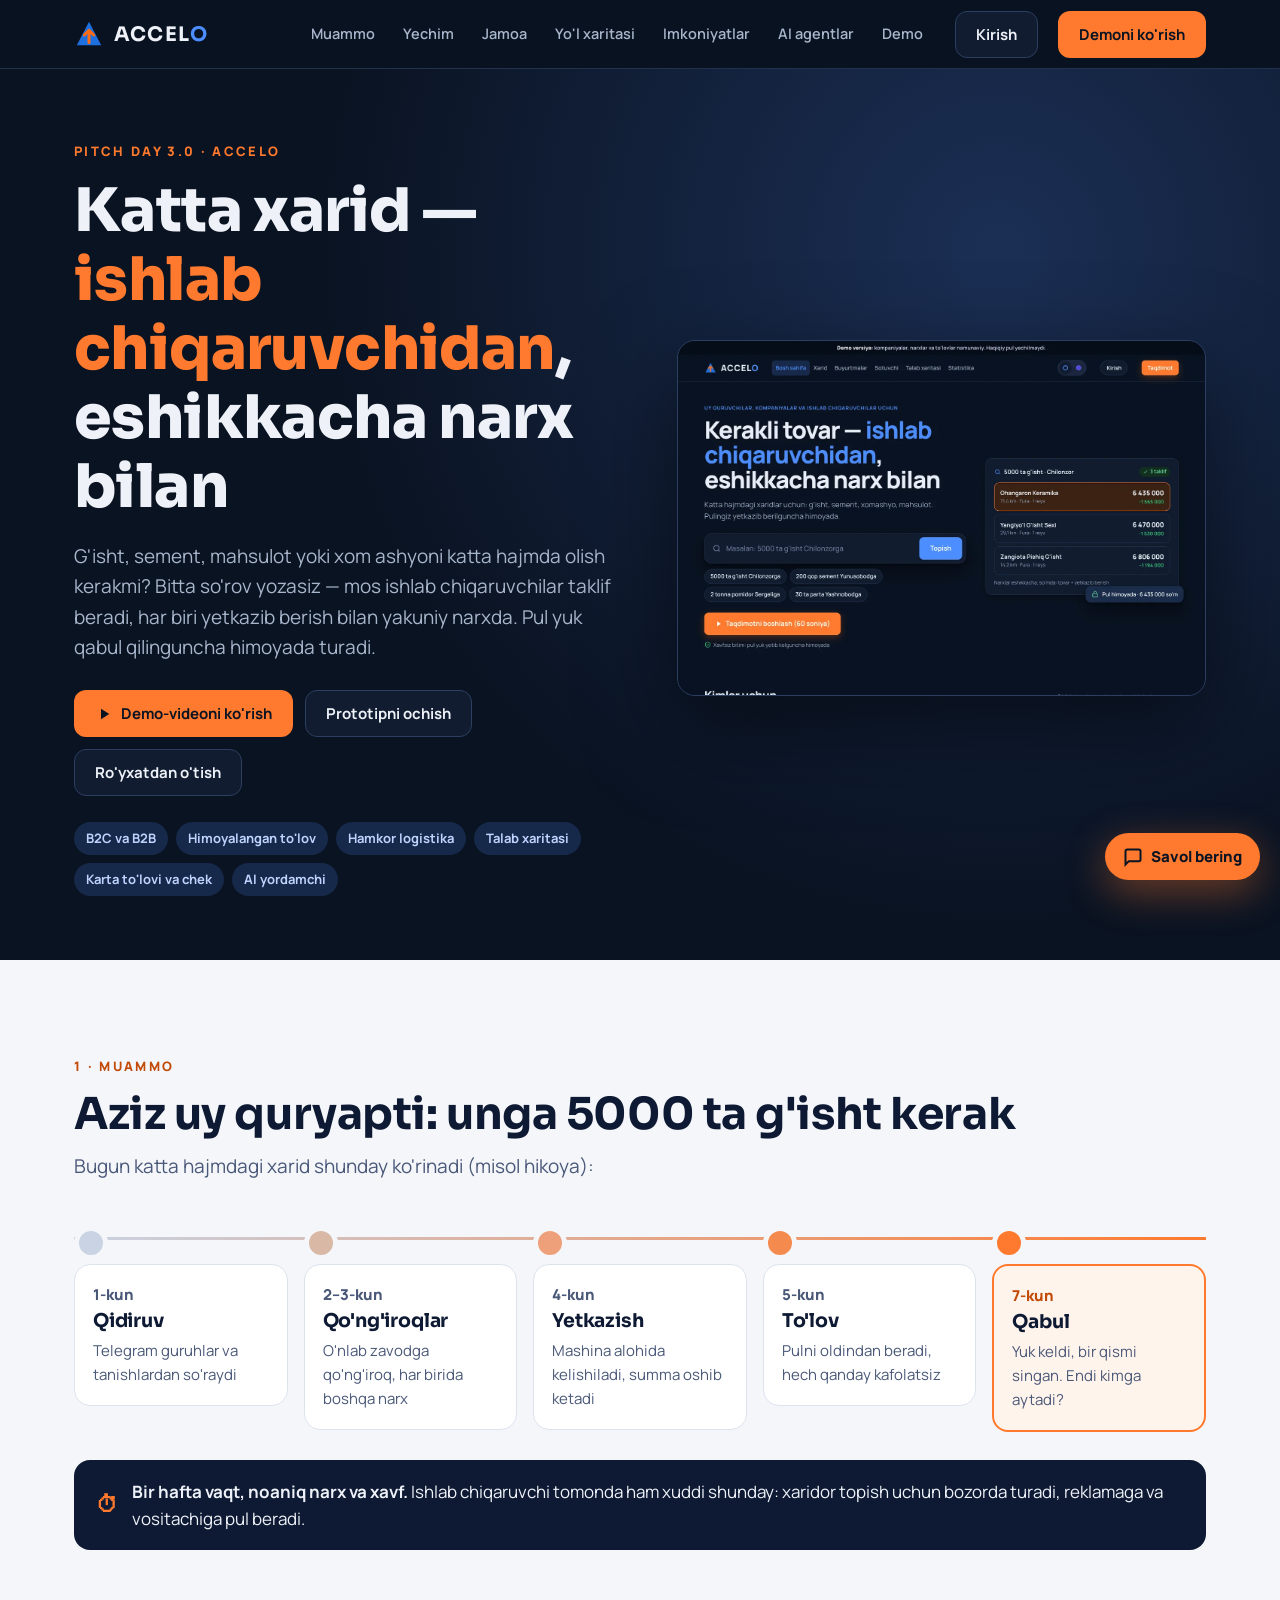
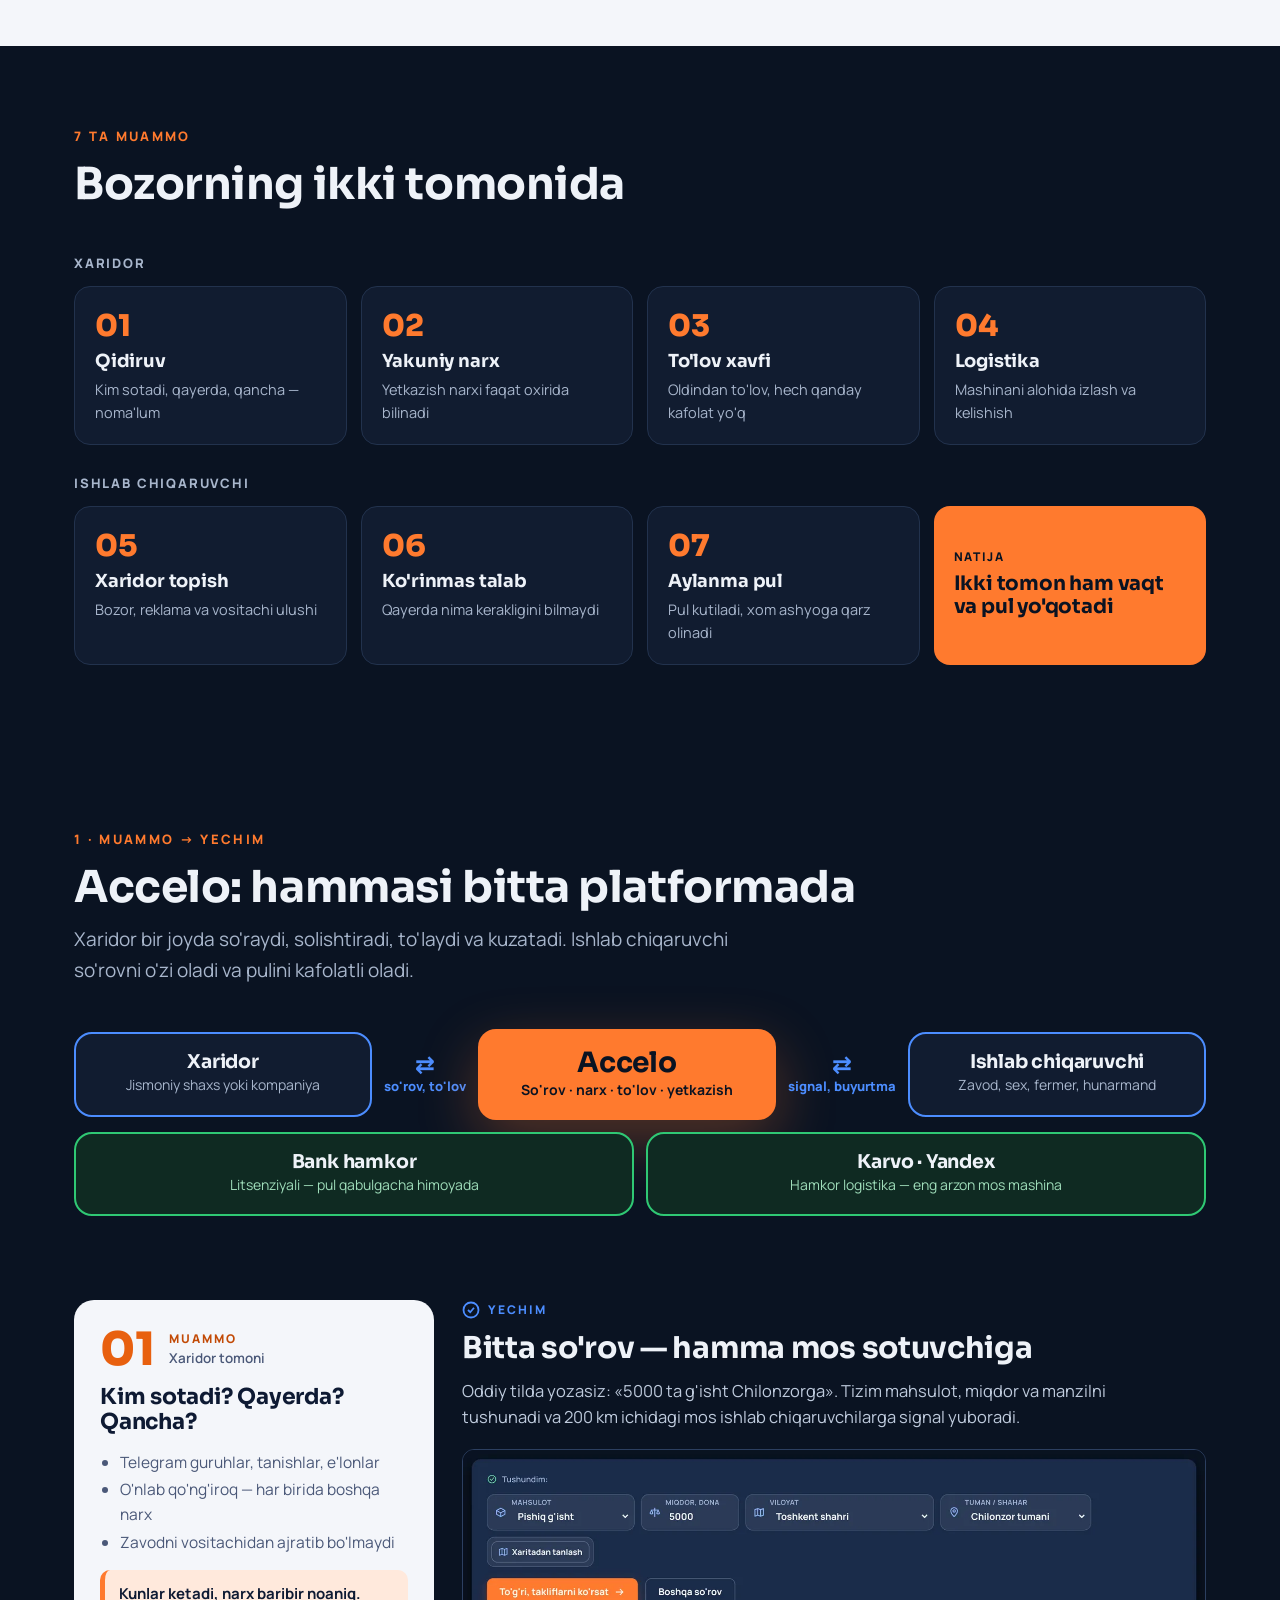
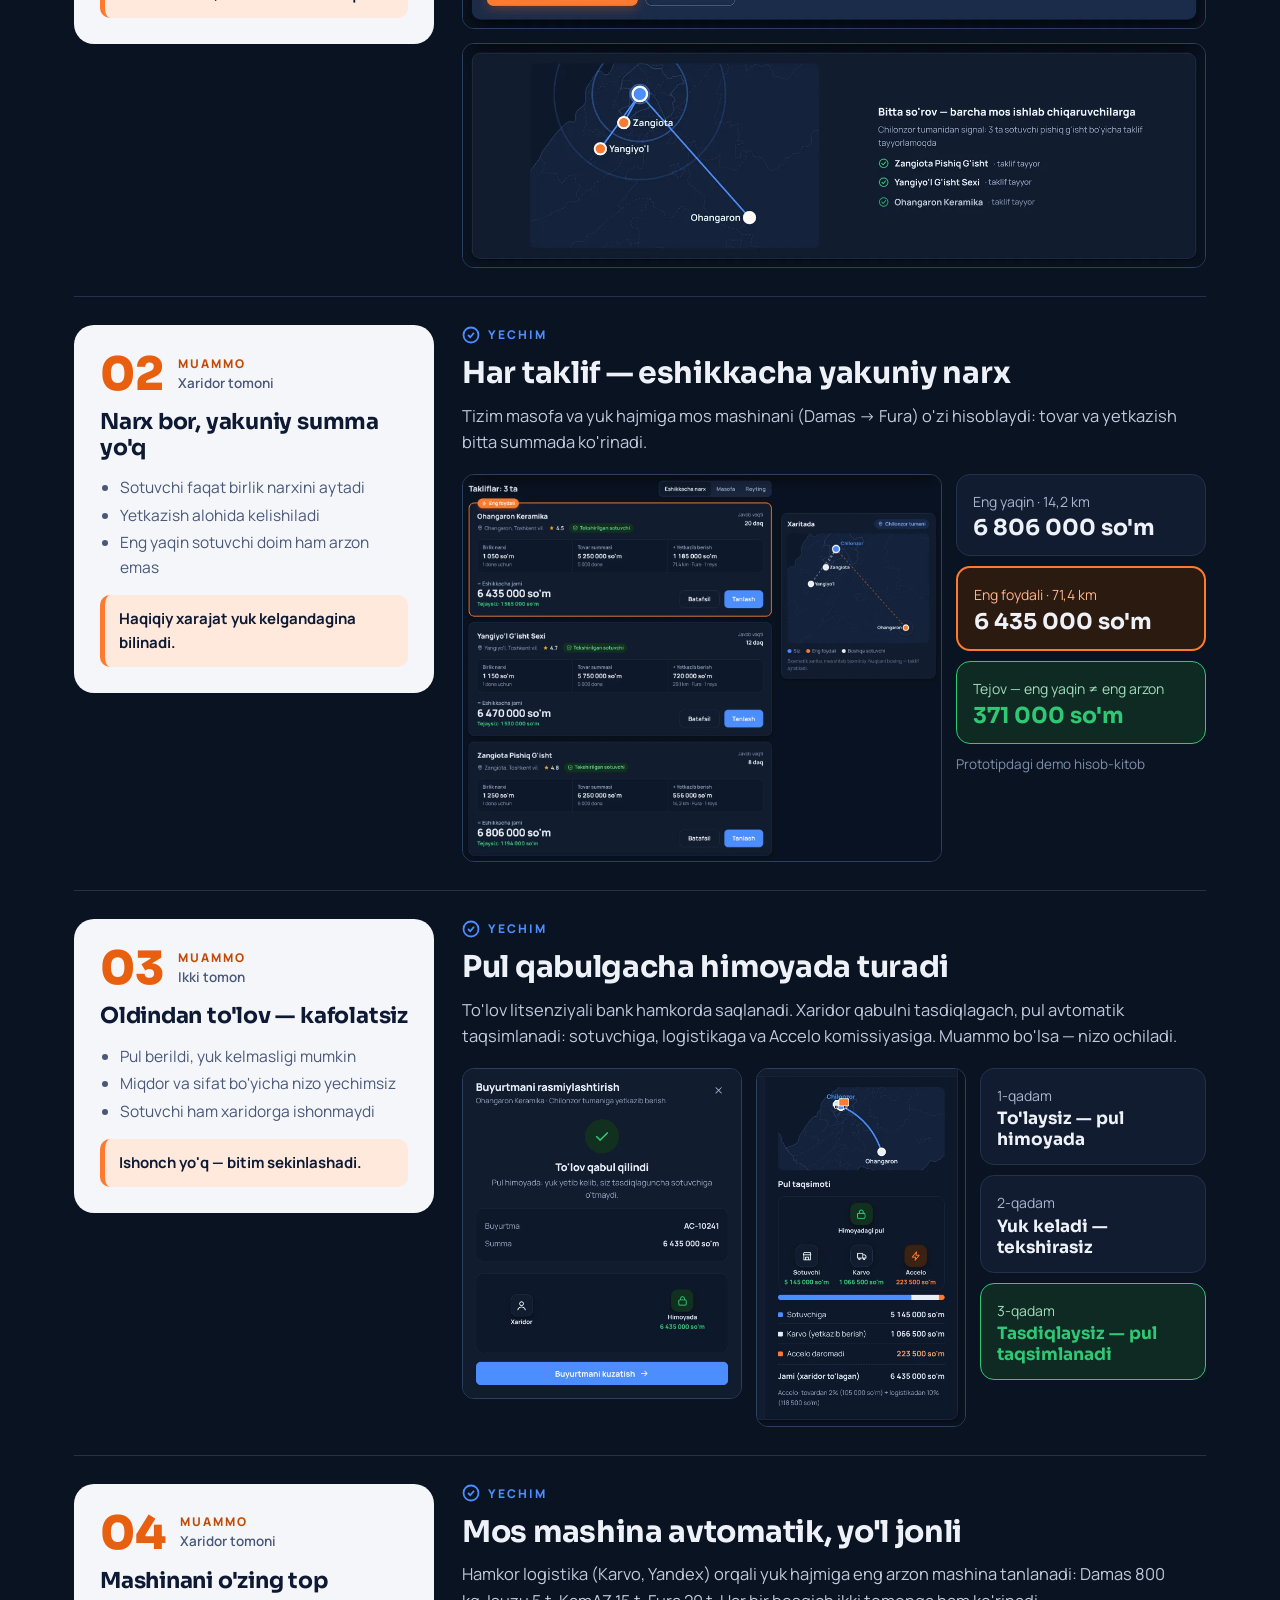
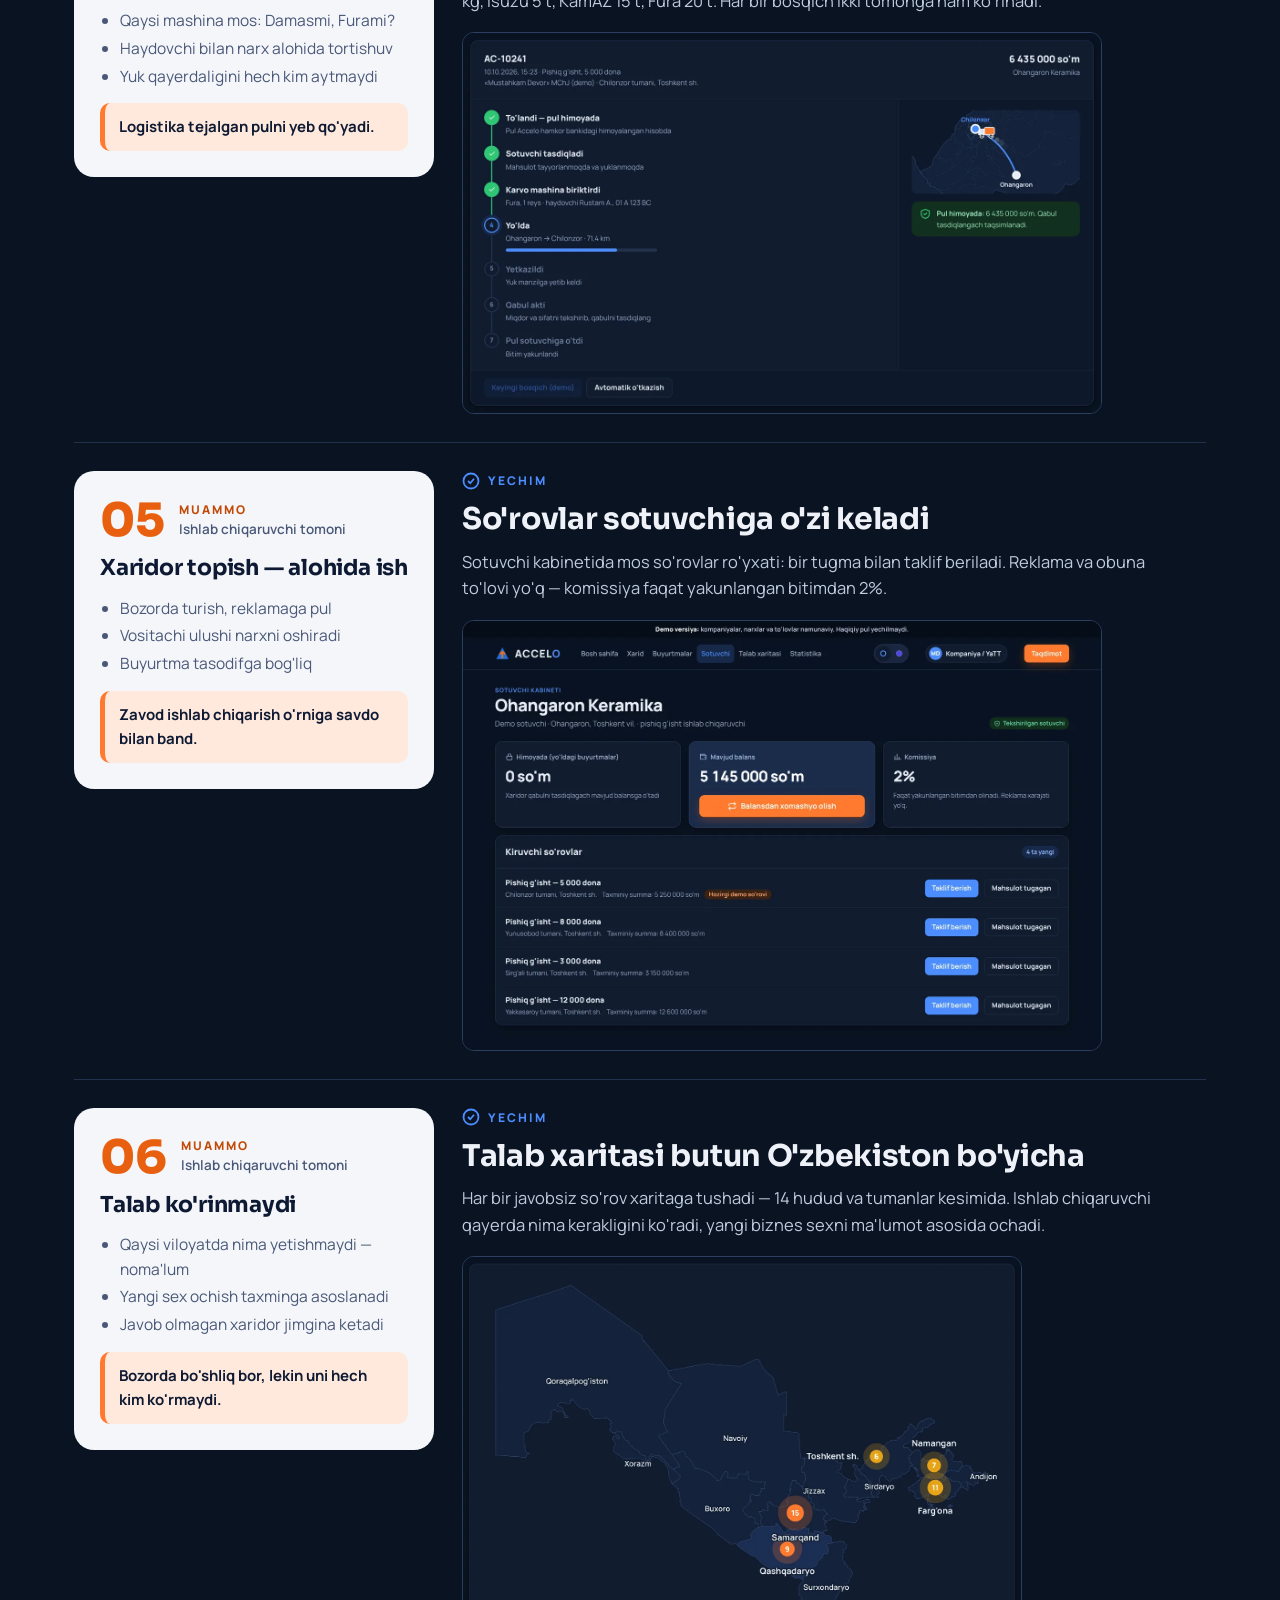
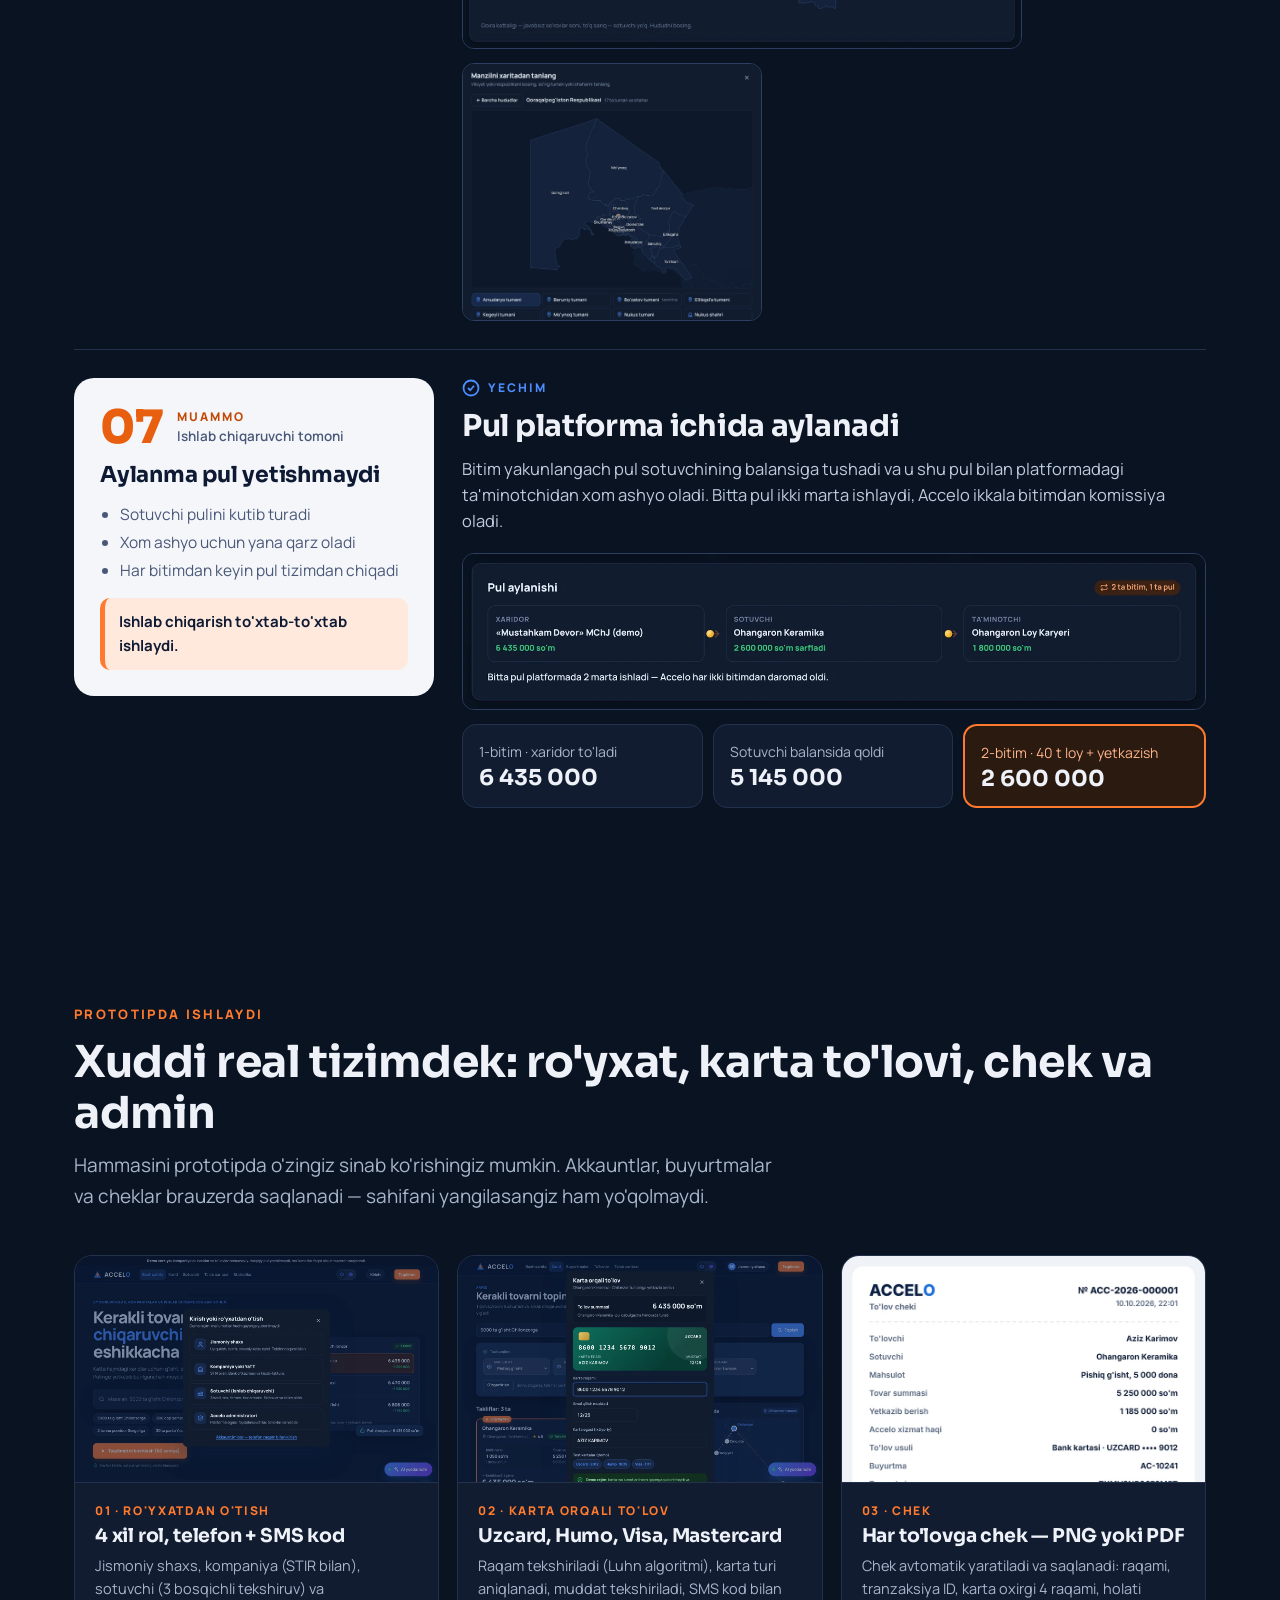
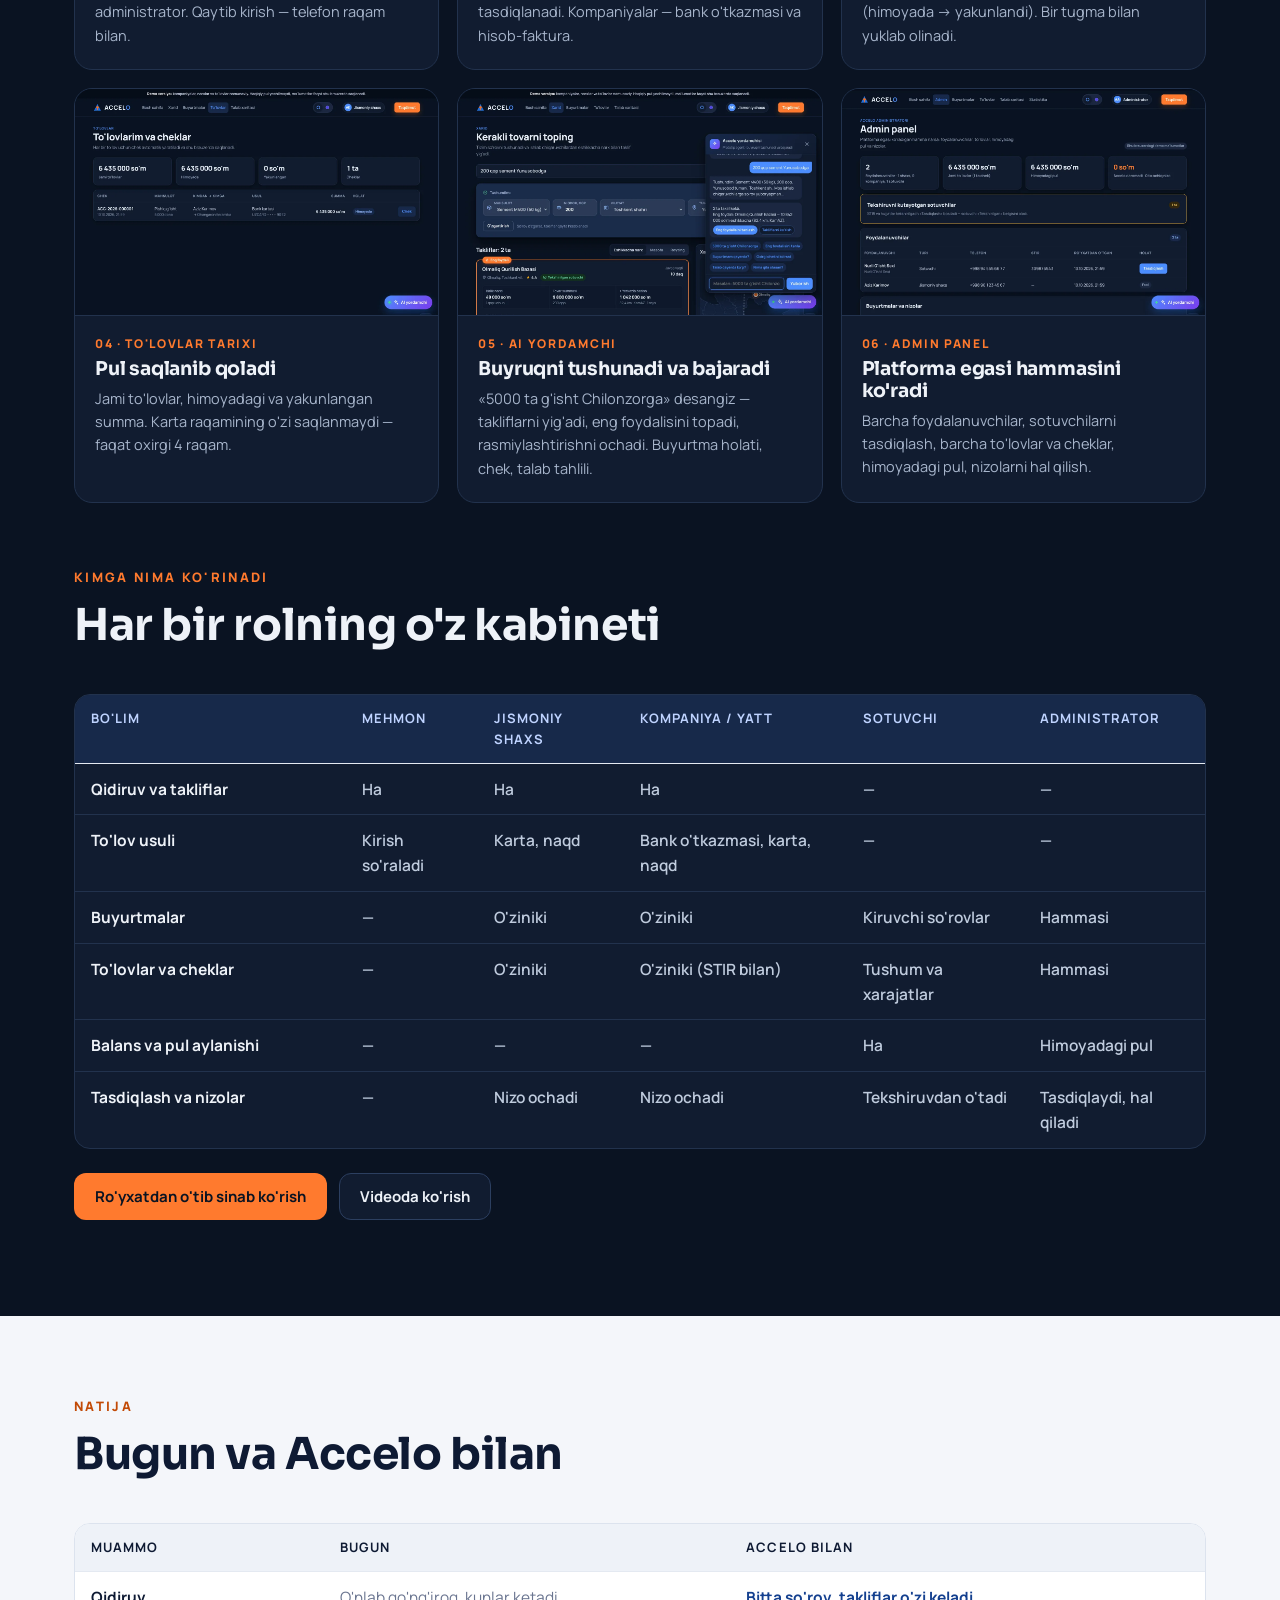
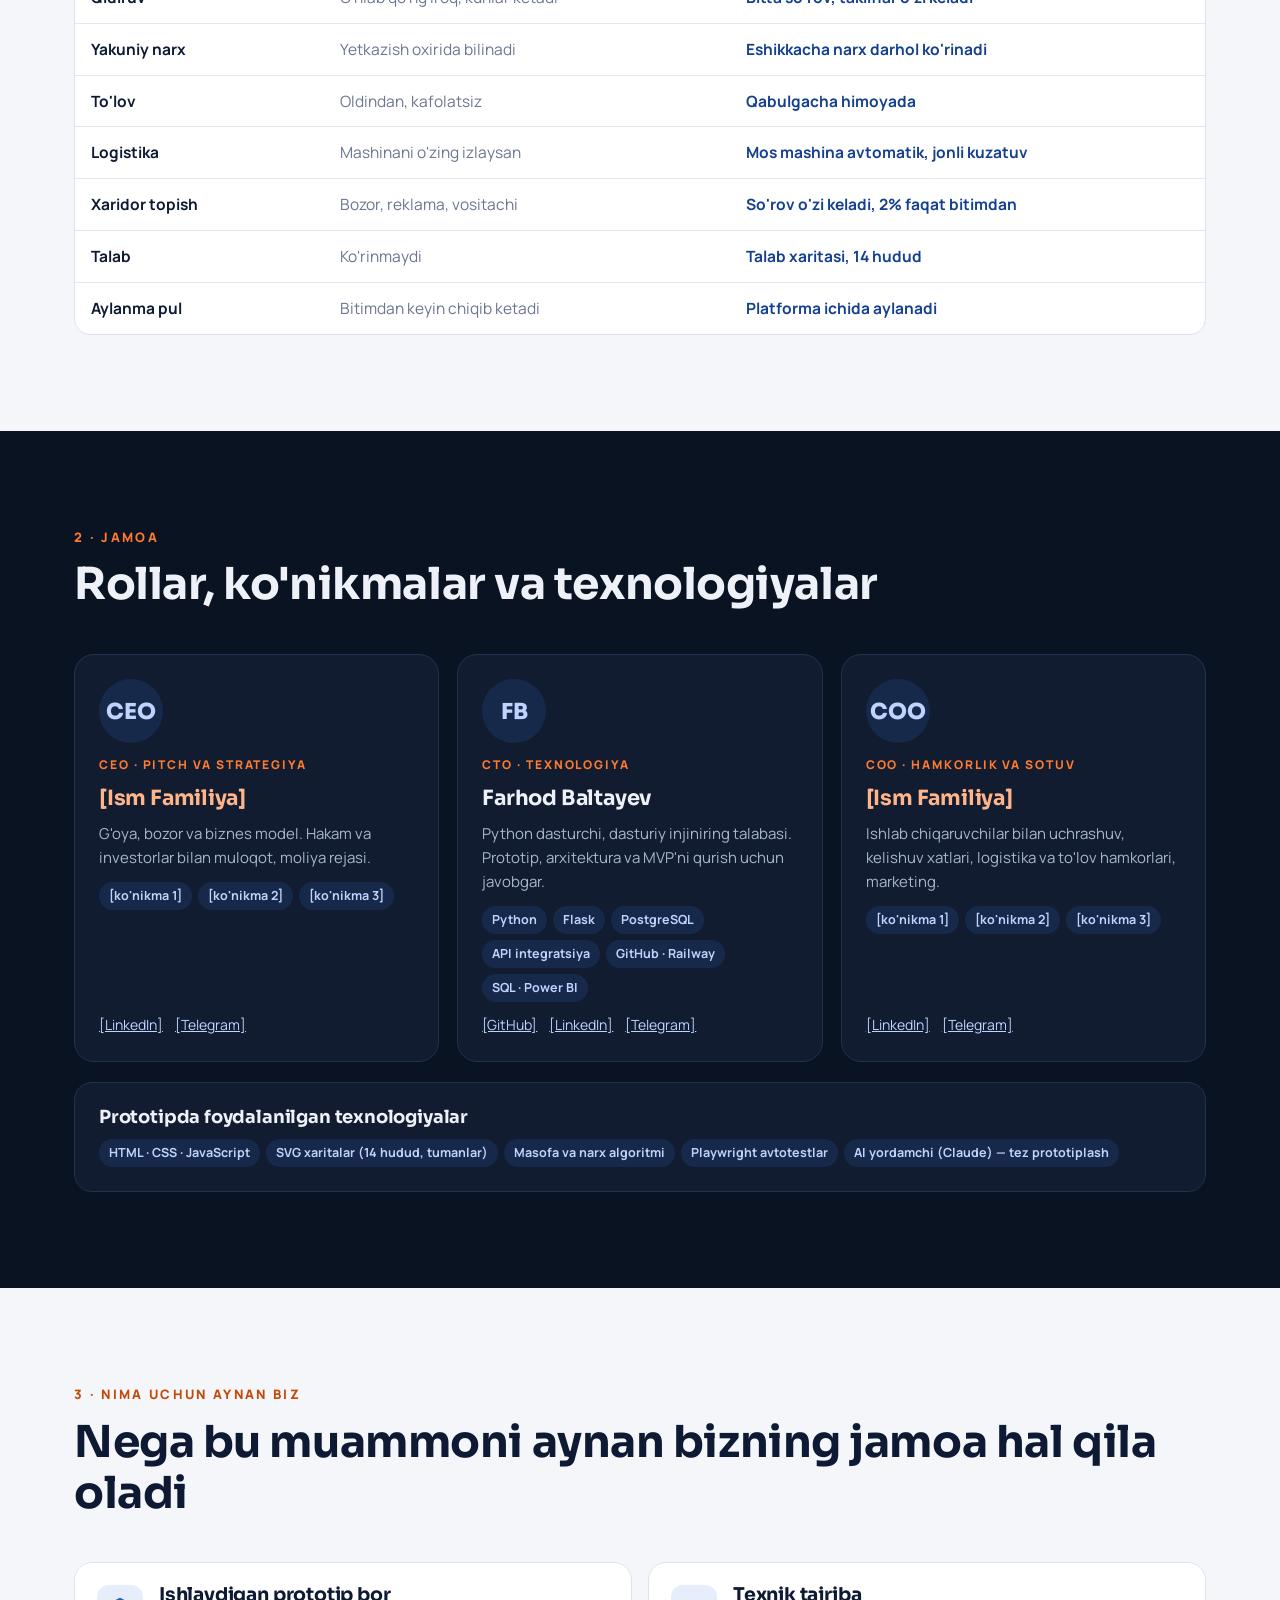
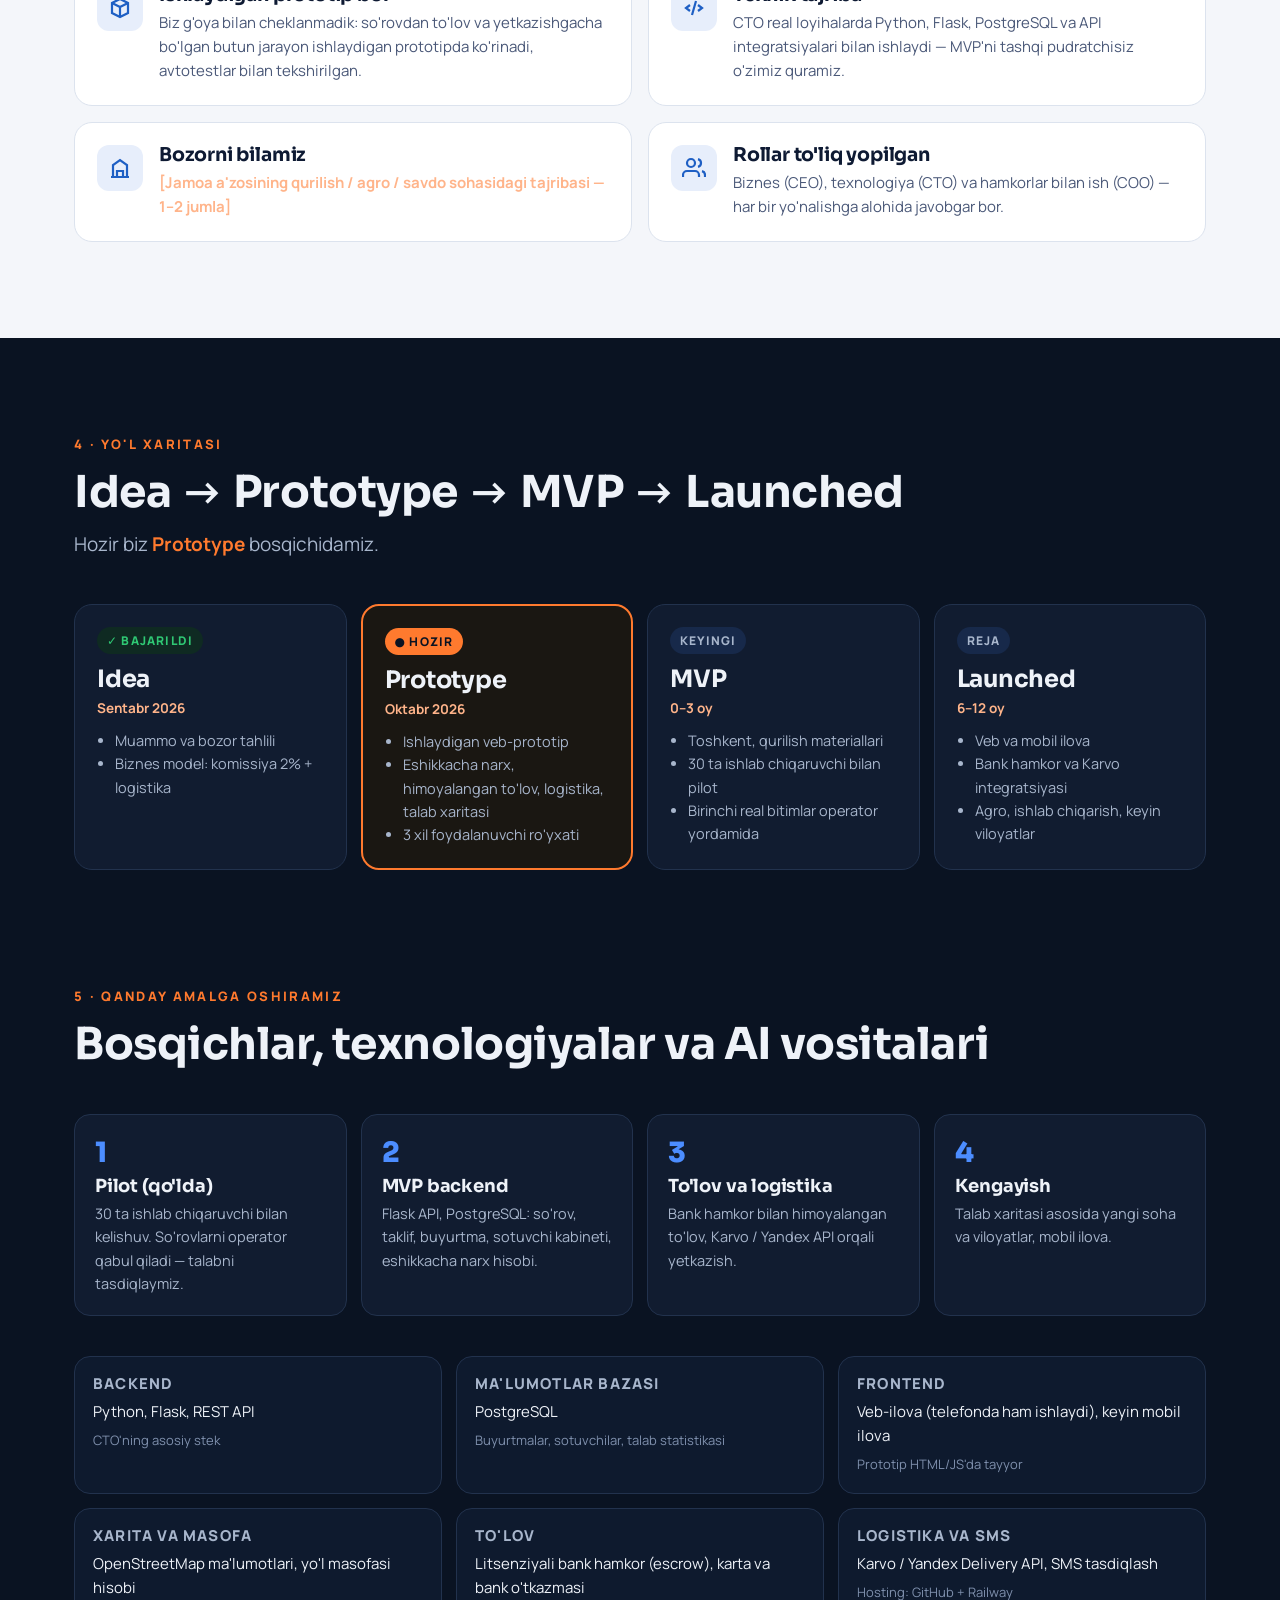
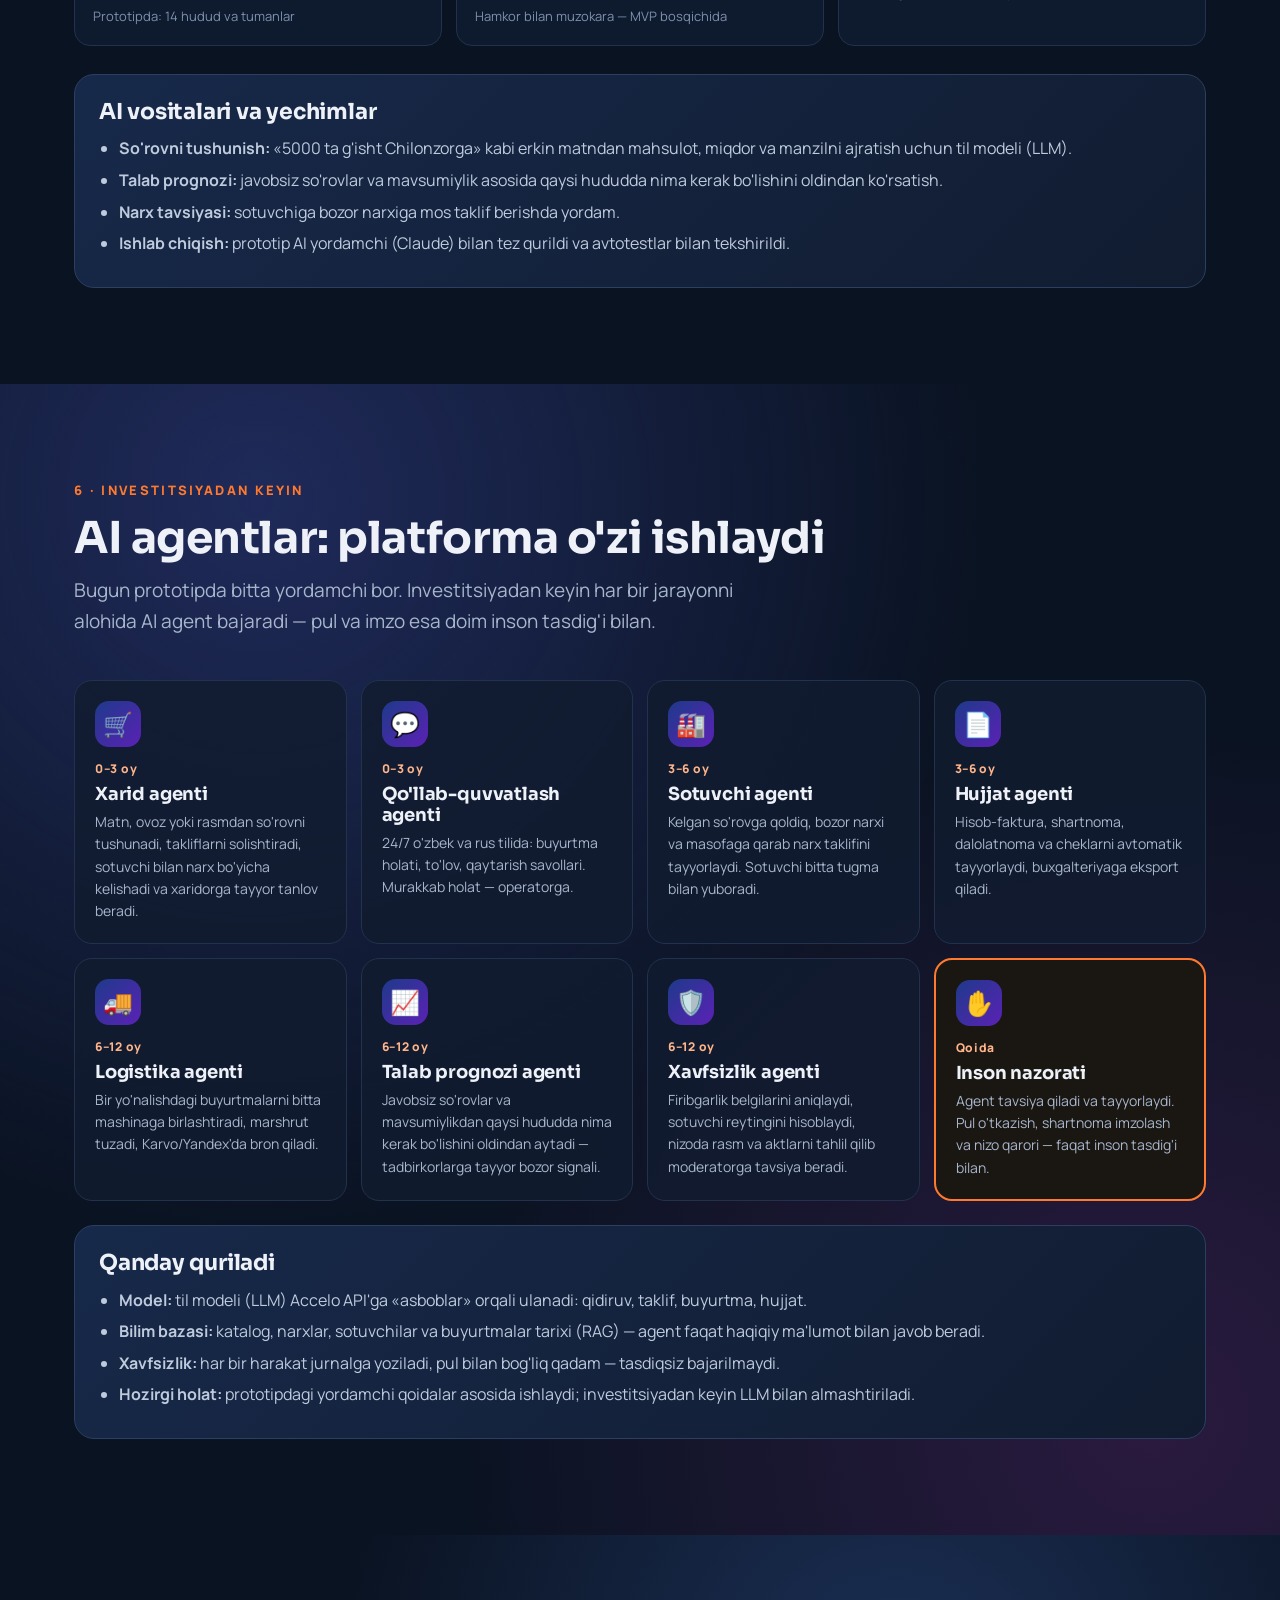
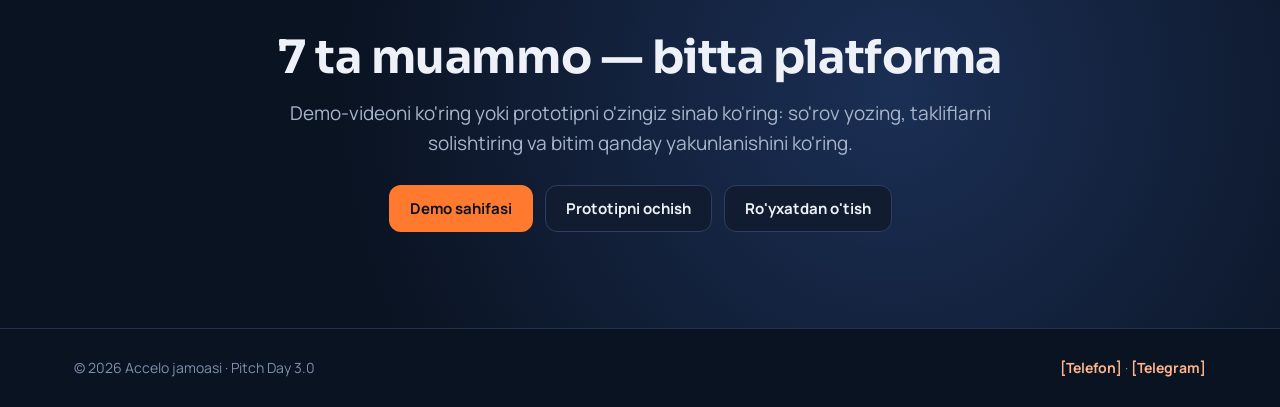
<file: index.html>
<!doctype html>
<html lang="uz">
<head>
<meta charset="utf-8">
<meta name="viewport" content="width=device-width, initial-scale=1">
<title>Accelo — katta xarid ishlab chiqaruvchidan</title>
<meta name="description" content="Accelo: katta hajmdagi tovarni ishlab chiqaruvchidan to'g'ridan-to'g'ri, eshikkacha yakuniy narx va himoyalangan to'lov bilan xarid qilish platformasi.">
<meta property="og:title" content="Accelo — katta xarid ishlab chiqaruvchidan">
<meta property="og:description" content="Bitta so'rov, eshikkacha narx, himoyalangan to'lov, hamkor logistika va talab xaritasi.">
<meta property="og:image" content="assets/home.webp">
<link rel="icon" href="assets/favicon.svg" type="image/svg+xml">
<link rel="preconnect" href="https://fonts.googleapis.com">
<link rel="preconnect" href="https://fonts.gstatic.com" crossorigin>
<link href="https://fonts.googleapis.com/css2?family=Manrope:wght@400;500;600;700;800&family=Sora:wght@600;700;800&display=swap" rel="stylesheet">
<link rel="stylesheet" href="assets/style.css">
</head>
<body>

<header class="hdr">
  <div class="wrap">
    <a class="logo" href="#top" aria-label="Accelo bosh sahifa">
      <svg viewBox="0 0 32 32" aria-hidden="true"><path d="M16 3 3 28h26z" fill="#1E6FE0"/><path d="M16 25V12m0 0-5 5m5-5 5 5" stroke="#FF6A13" stroke-width="3.2" fill="none" stroke-linecap="round" stroke-linejoin="round"/></svg>
      <b>ACCEL<span>O</span></b>
    </a>
    <nav class="nav" id="nav" aria-label="Bo'limlar">
      <a href="#muammo">Muammo</a>
      <a href="#yechim">Yechim</a>
      <a href="#jamoa">Jamoa</a>
      <a href="#yol-xaritasi">Yo'l xaritasi</a>
      <a href="#imkoniyatlar">Imkoniyatlar</a>
      <a href="#ai-agentlar">AI agentlar</a>
      <a href="demo/index.html">Demo</a>
      <a href="prototype/index.html#/kirish" class="nav-login">Kirish</a>
    </nav>
    <a class="btn btn-ghost hdr-login" href="prototype/index.html#/kirish">Kirish</a>
    <a class="btn btn-or" href="demo/index.html">Demoni ko'rish</a>
    <button class="menu-btn" id="menuBtn" aria-label="Menyu" aria-expanded="false" aria-controls="nav">☰</button>
  </div>
</header>

<main id="top">

<!-- HERO -->
<section class="hero">
  <div class="wrap">
    <div>
      <p class="eyebrow">Pitch Day 3.0 · Accelo</p>
      <h1 style="margin-top:14px">Katta xarid — <em>ishlab chiqaruvchidan</em>, eshikkacha narx bilan</h1>
      <p class="lead">G'isht, sement, mahsulot yoki xom ashyoni katta hajmda olish kerakmi? Bitta so'rov yozasiz — mos ishlab chiqaruvchilar taklif beradi, har biri yetkazib berish bilan yakuniy narxda. Pul yuk qabul qilinguncha himoyada turadi.</p>
      <div class="hero-btns">
        <a class="btn btn-or" href="demo/index.html"><svg viewBox="0 0 24 24" fill="currentColor" aria-hidden="true"><path d="M8 5v14l11-7z"/></svg>Demo-videoni ko'rish</a>
        <a class="btn btn-ghost" href="prototype/index.html">Prototipni ochish</a>
        <a class="btn btn-ghost" href="prototype/index.html#/kirish">Ro'yxatdan o'tish</a>
      </div>
      <div class="chips">
        <span class="chip">B2C va B2B</span><span class="chip">Himoyalangan to'lov</span><span class="chip">Hamkor logistika</span><span class="chip">Talab xaritasi</span><span class="chip">Karta to'lovi va chek</span><span class="chip">AI yordamchi</span>
      </div>
    </div>
    <img class="hero-img" src="assets/home.webp" width="1400" height="941" alt="Accelo prototipining bosh sahifasi: so'rov qatori va eshikkacha narxli takliflar">
  </div>
</section>

<!-- 1. MUAMMO -->
<section class="light" id="muammo">
  <div class="wrap">
    <div class="sec-h">
      <p class="eyebrow">1 · Muammo</p>
      <h2>Aziz uy quryapti: unga 5000 ta g'isht kerak</h2>
      <p class="lead">Bugun katta hajmdagi xarid shunday ko'rinadi (misol hikoya):</p>
    </div>
    <div class="timeline">
      <div class="tl" style="--c:#C9D3E3"><div class="tl-card"><p class="tl-day">1-kun</p><h3>Qidiruv</h3><p>Telegram guruhlar va tanishlardan so'raydi</p></div></div>
      <div class="tl" style="--c:#D9B9A6"><div class="tl-card"><p class="tl-day">2–3-kun</p><h3>Qo'ng'iroqlar</h3><p>O'nlab zavodga qo'ng'iroq, har birida boshqa narx</p></div></div>
      <div class="tl" style="--c:#EDA07A"><div class="tl-card"><p class="tl-day">4-kun</p><h3>Yetkazish</h3><p>Mashina alohida kelishiladi, summa oshib ketadi</p></div></div>
      <div class="tl" style="--c:#F58A4E"><div class="tl-card"><p class="tl-day">5-kun</p><h3>To'lov</h3><p>Pulni oldindan beradi, hech qanday kafolatsiz</p></div></div>
      <div class="tl" style="--c:#FF7A2E"><div class="tl-card hot"><p class="tl-day" style="color:#C24A06">7-kun</p><h3>Qabul</h3><p>Yuk keldi, bir qismi singan. Endi kimga aytadi?</p></div></div>
    </div>
    <div class="note"><b style="color:#FF7A2E;font-size:22px">⏱</b><p><b>Bir hafta vaqt, noaniq narx va xavf.</b> Ishlab chiqaruvchi tomonda ham xuddi shunday: xaridor topish uchun bozorda turadi, reklamaga va vositachiga pul beradi.</p></div>
  </div>
</section>

<section id="muammolar" style="padding-top:80px">
  <div class="wrap">
    <div class="sec-h">
      <p class="eyebrow">7 ta muammo</p>
      <h2>Bozorning ikki tomonida</h2>
    </div>
    <p class="side-lbl">Xaridor</p>
    <div class="pgrid">
      <div class="pcard"><p class="n">01</p><h3>Qidiruv</h3><p>Kim sotadi, qayerda, qancha — noma'lum</p></div>
      <div class="pcard"><p class="n">02</p><h3>Yakuniy narx</h3><p>Yetkazish narxi faqat oxirida bilinadi</p></div>
      <div class="pcard"><p class="n">03</p><h3>To'lov xavfi</h3><p>Oldindan to'lov, hech qanday kafolat yo'q</p></div>
      <div class="pcard"><p class="n">04</p><h3>Logistika</h3><p>Mashinani alohida izlash va kelishish</p></div>
    </div>
    <p class="side-lbl">Ishlab chiqaruvchi</p>
    <div class="pgrid">
      <div class="pcard"><p class="n">05</p><h3>Xaridor topish</h3><p>Bozor, reklama va vositachi ulushi</p></div>
      <div class="pcard"><p class="n">06</p><h3>Ko'rinmas talab</h3><p>Qayerda nima kerakligini bilmaydi</p></div>
      <div class="pcard"><p class="n">07</p><h3>Aylanma pul</h3><p>Pul kutiladi, xom ashyoga qarz olinadi</p></div>
      <div class="pcard res"><p>Natija</p><h3>Ikki tomon ham vaqt va pul yo'qotadi</h3></div>
    </div>
  </div>
</section>

<!-- 1. YECHIM -->
<section id="yechim" style="padding-top:40px">
  <div class="wrap">
    <div class="sec-h">
      <p class="eyebrow">1 · Muammo → Yechim</p>
      <h2>Accelo: hammasi bitta platformada</h2>
      <p class="lead">Xaridor bir joyda so'raydi, solishtiradi, to'laydi va kuzatadi. Ishlab chiqaruvchi so'rovni o'zi oladi va pulini kafolatli oladi.</p>
    </div>
    <div class="hub">
      <div class="node"><h3>Xaridor</h3><p>Jismoniy shaxs yoki kompaniya</p></div>
      <div class="arrow"><i>⇄</i>so'rov, to'lov</div>
      <div class="node acc"><h3>Accelo</h3><p>So'rov · narx · to'lov · yetkazish</p></div>
      <div class="arrow"><i>⇄</i>signal, buyurtma</div>
      <div class="node"><h3>Ishlab chiqaruvchi</h3><p>Zavod, sex, fermer, hunarmand</p></div>
    </div>
    <div class="hub2">
      <div class="node gr"><h3>Bank hamkor</h3><p>Litsenziyali — pul qabulgacha himoyada</p></div>
      <div class="node gr"><h3>Karvo · Yandex</h3><p>Hamkor logistika — eng arzon mos mashina</p></div>
    </div>

    <div style="margin-top:56px">

      <div class="pair">
        <div class="prob"><div class="top"><p class="big">01</p><div><p class="k">Muammo</p><p class="s">Xaridor tomoni</p></div></div>
          <h3>Kim sotadi? Qayerda? Qancha?</h3>
          <ul><li>Telegram guruhlar, tanishlar, e'lonlar</li><li>O'nlab qo'ng'iroq — har birida boshqa narx</li><li>Zavodni vositachidan ajratib bo'lmaydi</li></ul>
          <p class="res">Kunlar ketadi, narx baribir noaniq.</p></div>
        <div class="sol"><p class="k"><svg viewBox="0 0 24 24" fill="none" stroke="currentColor" stroke-width="2.4" aria-hidden="true"><circle cx="12" cy="12" r="10"/><path d="m8 12 3 3 5-6"/></svg>Yechim</p>
          <h3>Bitta so'rov — hamma mos sotuvchiga</h3>
          <p>Oddiy tilda yozasiz: «5000 ta g'isht Chilonzorga». Tizim mahsulot, miqdor va manzilni tushunadi va 200 km ichidagi mos ishlab chiqaruvchilarga signal yuboradi.</p>
          <div class="shots"><img src="assets/confirm.webp" width="1400" height="337" loading="lazy" alt="Tizim so'rovni tushundi: mahsulot, miqdor, viloyat va tuman"><img src="assets/scan.webp" width="1400" height="421" loading="lazy" alt="So'rov xaritada mos ishlab chiqaruvchilarga yuborilmoqda"></div>
        </div>
      </div>

      <div class="pair">
        <div class="prob"><div class="top"><p class="big">02</p><div><p class="k">Muammo</p><p class="s">Xaridor tomoni</p></div></div>
          <h3>Narx bor, yakuniy summa yo'q</h3>
          <ul><li>Sotuvchi faqat birlik narxini aytadi</li><li>Yetkazish alohida kelishiladi</li><li>Eng yaqin sotuvchi doim ham arzon emas</li></ul>
          <p class="res">Haqiqiy xarajat yuk kelgandagina bilinadi.</p></div>
        <div class="sol"><p class="k"><svg viewBox="0 0 24 24" fill="none" stroke="currentColor" stroke-width="2.4" aria-hidden="true"><circle cx="12" cy="12" r="10"/><path d="m8 12 3 3 5-6"/></svg>Yechim</p>
          <h3>Har taklif — eshikkacha yakuniy narx</h3>
          <p>Tizim masofa va yuk hajmiga mos mashinani (Damas → Fura) o'zi hisoblaydi: tovar va yetkazish bitta summada ko'rinadi.</p>
          <div class="shots"><img src="assets/results.webp" width="1400" height="1132" loading="lazy" style="width:min(100%,480px)" alt="Uchta taklif, har biri eshikkacha yakuniy narx bilan">
            <div class="facts"><div class="fact"><span>Eng yaqin · 14,2 km</span><b>6 806 000 so'm</b></div><div class="fact or"><span>Eng foydali · 71,4 km</span><b>6 435 000 so'm</b></div><div class="fact gr"><span>Tejov — eng yaqin ≠ eng arzon</span><b>371 000 so'm</b></div><p class="hint">Prototipdagi demo hisob-kitob</p></div>
          </div>
        </div>
      </div>

      <div class="pair">
        <div class="prob"><div class="top"><p class="big">03</p><div><p class="k">Muammo</p><p class="s">Ikki tomon</p></div></div>
          <h3>Oldindan to'lov — kafolatsiz</h3>
          <ul><li>Pul berildi, yuk kelmasligi mumkin</li><li>Miqdor va sifat bo'yicha nizo yechimsiz</li><li>Sotuvchi ham xaridorga ishonmaydi</li></ul>
          <p class="res">Ishonch yo'q — bitim sekinlashadi.</p></div>
        <div class="sol"><p class="k"><svg viewBox="0 0 24 24" fill="none" stroke="currentColor" stroke-width="2.4" aria-hidden="true"><circle cx="12" cy="12" r="10"/><path d="m8 12 3 3 5-6"/></svg>Yechim</p>
          <h3>Pul qabulgacha himoyada turadi</h3>
          <p>To'lov litsenziyali bank hamkorda saqlanadi. Xaridor qabulni tasdiqlagach, pul avtomatik taqsimlanadi: sotuvchiga, logistikaga va Accelo komissiyasiga. Muammo bo'lsa — nizo ochiladi.</p>
          <div class="shots"><img src="assets/paid.webp" width="1040" height="1232" loading="lazy" style="width:min(100%,280px)" alt="To'lov qabul qilindi, pul himoyada"><img src="assets/split.webp" width="776" height="1332" loading="lazy" style="width:min(100%,210px)" alt="Qabuldan keyin pul taqsimoti">
            <div class="facts"><div class="fact"><span>1-qadam</span><b style="font-size:17px">To'laysiz — pul himoyada</b></div><div class="fact"><span>2-qadam</span><b style="font-size:17px">Yuk keladi — tekshirasiz</b></div><div class="fact gr"><span>3-qadam</span><b style="font-size:17px">Tasdiqlaysiz — pul taqsimlanadi</b></div></div>
          </div>
        </div>
      </div>

      <div class="pair">
        <div class="prob"><div class="top"><p class="big">04</p><div><p class="k">Muammo</p><p class="s">Xaridor tomoni</p></div></div>
          <h3>Mashinani o'zing top</h3>
          <ul><li>Qaysi mashina mos: Damasmi, Furami?</li><li>Haydovchi bilan narx alohida tortishuv</li><li>Yuk qayerdaligini hech kim aytmaydi</li></ul>
          <p class="res">Logistika tejalgan pulni yeb qo'yadi.</p></div>
        <div class="sol"><p class="k"><svg viewBox="0 0 24 24" fill="none" stroke="currentColor" stroke-width="2.4" aria-hidden="true"><circle cx="12" cy="12" r="10"/><path d="m8 12 3 3 5-6"/></svg>Yechim</p>
          <h3>Mos mashina avtomatik, yo'l jonli</h3>
          <p>Hamkor logistika (Karvo, Yandex) orqali yuk hajmiga eng arzon mashina tanlanadi: Damas 800 kg, Isuzu 5 t, KamAZ 15 t, Fura 20 t. Har bir bosqich ikki tomonga ham ko'rinadi.</p>
          <div class="shots"><img src="assets/order_truck.webp" width="1400" height="834" loading="lazy" style="width:min(100%,640px)" alt="Buyurtma kuzatuvi: bosqichlar va xaritada yo'ldagi mashina"></div>
        </div>
      </div>

      <div class="pair">
        <div class="prob"><div class="top"><p class="big">05</p><div><p class="k">Muammo</p><p class="s">Ishlab chiqaruvchi tomoni</p></div></div>
          <h3>Xaridor topish — alohida ish</h3>
          <ul><li>Bozorda turish, reklamaga pul</li><li>Vositachi ulushi narxni oshiradi</li><li>Buyurtma tasodifga bog'liq</li></ul>
          <p class="res">Zavod ishlab chiqarish o'rniga savdo bilan band.</p></div>
        <div class="sol"><p class="k"><svg viewBox="0 0 24 24" fill="none" stroke="currentColor" stroke-width="2.4" aria-hidden="true"><circle cx="12" cy="12" r="10"/><path d="m8 12 3 3 5-6"/></svg>Yechim</p>
          <h3>So'rovlar sotuvchiga o'zi keladi</h3>
          <p>Sotuvchi kabinetida mos so'rovlar ro'yxati: bir tugma bilan taklif beriladi. Reklama va obuna to'lovi yo'q — komissiya faqat yakunlangan bitimdan 2%.</p>
          <div class="shots"><img src="assets/seller.webp" width="1400" height="941" loading="lazy" style="width:min(100%,640px)" alt="Sotuvchi kabineti: balans, komissiya va kiruvchi so'rovlar"></div>
        </div>
      </div>

      <div class="pair">
        <div class="prob"><div class="top"><p class="big">06</p><div><p class="k">Muammo</p><p class="s">Ishlab chiqaruvchi tomoni</p></div></div>
          <h3>Talab ko'rinmaydi</h3>
          <ul><li>Qaysi viloyatda nima yetishmaydi — noma'lum</li><li>Yangi sex ochish taxminga asoslanadi</li><li>Javob olmagan xaridor jimgina ketadi</li></ul>
          <p class="res">Bozorda bo'shliq bor, lekin uni hech kim ko'rmaydi.</p></div>
        <div class="sol"><p class="k"><svg viewBox="0 0 24 24" fill="none" stroke="currentColor" stroke-width="2.4" aria-hidden="true"><circle cx="12" cy="12" r="10"/><path d="m8 12 3 3 5-6"/></svg>Yechim</p>
          <h3>Talab xaritasi butun O'zbekiston bo'yicha</h3>
          <p>Har bir javobsiz so'rov xaritaga tushadi — 14 hudud va tumanlar kesimida. Ishlab chiqaruvchi qayerda nima kerakligini ko'radi, yangi biznes sexni ma'lumot asosida ochadi.</p>
          <div class="shots"><img src="assets/talab.webp" width="1400" height="981" loading="lazy" style="width:min(100%,560px)" alt="O'zbekiston xaritasida javobsiz so'rovlar hududlar bo'yicha (demo ma'lumot)"><img src="assets/picker_qr.webp" width="1400" height="1203" loading="lazy" style="width:min(100%,300px)" alt="Manzilni xaritadan tanlash: Qoraqalpog'iston Respublikasi tumanlari"></div>
        </div>
      </div>

      <div class="pair">
        <div class="prob"><div class="top"><p class="big">07</p><div><p class="k">Muammo</p><p class="s">Ishlab chiqaruvchi tomoni</p></div></div>
          <h3>Aylanma pul yetishmaydi</h3>
          <ul><li>Sotuvchi pulini kutib turadi</li><li>Xom ashyo uchun yana qarz oladi</li><li>Har bitimdan keyin pul tizimdan chiqadi</li></ul>
          <p class="res">Ishlab chiqarish to'xtab-to'xtab ishlaydi.</p></div>
        <div class="sol"><p class="k"><svg viewBox="0 0 24 24" fill="none" stroke="currentColor" stroke-width="2.4" aria-hidden="true"><circle cx="12" cy="12" r="10"/><path d="m8 12 3 3 5-6"/></svg>Yechim</p>
          <h3>Pul platforma ichida aylanadi</h3>
          <p>Bitim yakunlangach pul sotuvchining balansiga tushadi va u shu pul bilan platformadagi ta'minotchidan xom ashyo oladi. Bitta pul ikki marta ishlaydi, Accelo ikkala bitimdan komissiya oladi.</p>
          <div class="shots"><img src="assets/chain.webp" width="1400" height="292" loading="lazy" alt="Pul aylanishi: xaridor, sotuvchi va xom ashyo ta'minotchisi">
            <div class="facts" style="flex-direction:row;flex-wrap:wrap"><div class="fact" style="flex:1;min-width:180px"><span>1-bitim · xaridor to'ladi</span><b>6 435 000</b></div><div class="fact" style="flex:1;min-width:180px"><span>Sotuvchi balansida qoldi</span><b>5 145 000</b></div><div class="fact or" style="flex:1;min-width:180px"><span>2-bitim · 40 t loy + yetkazish</span><b>2 600 000</b></div></div>
          </div>
        </div>
      </div>

    </div>
  </div>
</section>

<!-- IMKONIYATLAR -->
<section id="imkoniyatlar" style="padding-top:72px">
  <div class="wrap">
    <div class="sec-h">
      <p class="eyebrow">Prototipda ishlaydi</p>
      <h2>Xuddi real tizimdek: ro'yxat, karta to'lovi, chek va admin</h2>
      <p class="lead">Hammasini prototipda o'zingiz sinab ko'rishingiz mumkin. Akkauntlar, buyurtmalar va cheklar brauzerda saqlanadi — sahifani yangilasangiz ham yo'qolmaydi.</p>
    </div>
    <div class="fgrid">
      <article class="feat"><img src="assets/f_roles.webp" width="1400" height="941" loading="lazy" alt="Ro'yxatdan o'tish: jismoniy shaxs, kompaniya, sotuvchi va administrator"><div><p class="fk">01 · Ro'yxatdan o'tish</p><h3>4 xil rol, telefon + SMS kod</h3><p>Jismoniy shaxs, kompaniya (STIR bilan), sotuvchi (3 bosqichli tekshiruv) va administrator. Qaytib kirish — telefon raqam bilan.</p></div></article>
      <article class="feat"><img src="assets/f_card.webp" width="1400" height="941" loading="lazy" alt="Karta orqali to'lov oynasi: karta raqami, muddat va test kartalar"><div><p class="fk">02 · Karta orqali to'lov</p><h3>Uzcard, Humo, Visa, Mastercard</h3><p>Raqam tekshiriladi (Luhn algoritmi), karta turi aniqlanadi, muddat tekshiriladi, SMS kod bilan tasdiqlanadi. Kompaniyalar — bank o'tkazmasi va hisob-faktura.</p></div></article>
      <article class="feat"><img src="assets/f_receipt.webp" width="800" height="785" loading="lazy" alt="Accelo to'lov cheki: to'lovchi, sotuvchi, summa va holat"><div><p class="fk">03 · Chek</p><h3>Har to'lovga chek — PNG yoki PDF</h3><p>Chek avtomatik yaratiladi va saqlanadi: raqami, tranzaksiya ID, karta oxirgi 4 raqami, holati (himoyada → yakunlandi). Bir tugma bilan yuklab olinadi.</p></div></article>
      <article class="feat"><img src="assets/f_payments.webp" width="1400" height="941" loading="lazy" alt="To'lovlar va cheklar sahifasi"><div><p class="fk">04 · To'lovlar tarixi</p><h3>Pul saqlanib qoladi</h3><p>Jami to'lovlar, himoyadagi va yakunlangan summa. Karta raqamining o'zi saqlanmaydi — faqat oxirgi 4 raqam.</p></div></article>
      <article class="feat"><img src="assets/f_agent.webp" width="1400" height="941" loading="lazy" alt="AI yordamchi: so'rovni tushunib takliflarni solishtirdi"><div><p class="fk">05 · AI yordamchi</p><h3>Buyruqni tushunadi va bajaradi</h3><p>«5000 ta g'isht Chilonzorga» desangiz — takliflarni yig'adi, eng foydalisini topadi, rasmiylashtirishni ochadi. Buyurtma holati, chek, talab tahlili.</p></div></article>
      <article class="feat"><img src="assets/f_admin.webp" width="1400" height="941" loading="lazy" alt="Admin panel: foydalanuvchilar, to'lovlar, himoyadagi pul"><div><p class="fk">06 · Admin panel</p><h3>Platforma egasi hammasini ko'radi</h3><p>Barcha foydalanuvchilar, sotuvchilarni tasdiqlash, barcha to'lovlar va cheklar, himoyadagi pul, nizolarni hal qilish.</p></div></article>
    </div>

    <div class="sec-h" style="margin-top:64px"><p class="eyebrow">Kimga nima ko'rinadi</p><h2>Har bir rolning o'z kabineti</h2></div>
    <div class="tbl-wrap">
    <table class="tbl dark">
      <tr><th style="width:24%">Bo'lim</th><th>Mehmon</th><th>Jismoniy shaxs</th><th>Kompaniya / YaTT</th><th>Sotuvchi</th><th>Administrator</th></tr>
      <tr><td><b>Qidiruv va takliflar</b></td><td>Ha</td><td>Ha</td><td>Ha</td><td>—</td><td>—</td></tr>
      <tr><td><b>To'lov usuli</b></td><td>Kirish so'raladi</td><td>Karta, naqd</td><td>Bank o'tkazmasi, karta, naqd</td><td>—</td><td>—</td></tr>
      <tr><td><b>Buyurtmalar</b></td><td>—</td><td>O'ziniki</td><td>O'ziniki</td><td>Kiruvchi so'rovlar</td><td>Hammasi</td></tr>
      <tr><td><b>To'lovlar va cheklar</b></td><td>—</td><td>O'ziniki</td><td>O'ziniki (STIR bilan)</td><td>Tushum va xarajatlar</td><td>Hammasi</td></tr>
      <tr><td><b>Balans va pul aylanishi</b></td><td>—</td><td>—</td><td>—</td><td>Ha</td><td>Himoyadagi pul</td></tr>
      <tr><td><b>Tasdiqlash va nizolar</b></td><td>—</td><td>Nizo ochadi</td><td>Nizo ochadi</td><td>Tekshiruvdan o'tadi</td><td>Tasdiqlaydi, hal qiladi</td></tr>
    </table>
    </div>
    <div class="hero-btns" style="margin-top:24px"><a class="btn btn-or" href="prototype/index.html#/kirish">Ro'yxatdan o'tib sinab ko'rish</a><a class="btn btn-ghost" href="demo/index.html">Videoda ko'rish</a></div>
  </div>
</section>

<section class="light" id="natija" style="padding-top:80px">
  <div class="wrap">
    <div class="sec-h"><p class="eyebrow">Natija</p><h2>Bugun va Accelo bilan</h2></div>
    <div class="tbl-wrap">
    <table class="tbl">
      <tr><th style="width:22%">Muammo</th><th style="width:36%">Bugun</th><th>Accelo bilan</th></tr>
      <tr><td><b>Qidiruv</b></td><td>O'nlab qo'ng'iroq, kunlar ketadi</td><td>Bitta so'rov, takliflar o'zi keladi</td></tr>
      <tr><td><b>Yakuniy narx</b></td><td>Yetkazish oxirida bilinadi</td><td>Eshikkacha narx darhol ko'rinadi</td></tr>
      <tr><td><b>To'lov</b></td><td>Oldindan, kafolatsiz</td><td>Qabulgacha himoyada</td></tr>
      <tr><td><b>Logistika</b></td><td>Mashinani o'zing izlaysan</td><td>Mos mashina avtomatik, jonli kuzatuv</td></tr>
      <tr><td><b>Xaridor topish</b></td><td>Bozor, reklama, vositachi</td><td>So'rov o'zi keladi, 2% faqat bitimdan</td></tr>
      <tr><td><b>Talab</b></td><td>Ko'rinmaydi</td><td>Talab xaritasi, 14 hudud</td></tr>
      <tr><td><b>Aylanma pul</b></td><td>Bitimdan keyin chiqib ketadi</td><td>Platforma ichida aylanadi</td></tr>
    </table>
    </div>
  </div>
</section>

<!-- 2. JAMOA -->
<section id="jamoa">
  <div class="wrap">
    <div class="sec-h">
      <p class="eyebrow">2 · Jamoa</p>
      <h2>Rollar, ko'nikmalar va texnologiyalar</h2>
    </div>
    <div class="tgrid">
      <div class="tcard">
        <div class="ava">CEO</div>
        <p class="role">CEO · Pitch va strategiya</p>
        <h3><span class="ph">[Ism Familiya]</span></h3>
        <p>G'oya, bozor va biznes model. Hakam va investorlar bilan muloqot, moliya rejasi.</p>
        <div class="tags"><span class="tag">[ko'nikma 1]</span><span class="tag">[ko'nikma 2]</span><span class="tag">[ko'nikma 3]</span></div>
        <div class="links"><a href="#">[LinkedIn]</a><a href="#">[Telegram]</a></div>
      </div>
      <div class="tcard">
        <div class="ava">FB</div>
        <p class="role">CTO · Texnologiya</p>
        <h3>Farhod Baltayev</h3>
        <p>Python dasturchi, dasturiy injiniring talabasi. Prototip, arxitektura va MVP'ni qurish uchun javobgar.</p>
        <div class="tags"><span class="tag">Python</span><span class="tag">Flask</span><span class="tag">PostgreSQL</span><span class="tag">API integratsiya</span><span class="tag">GitHub · Railway</span><span class="tag">SQL · Power BI</span></div>
        <div class="links"><a href="#">[GitHub]</a><a href="#">[LinkedIn]</a><a href="#">[Telegram]</a></div>
      </div>
      <div class="tcard">
        <div class="ava">COO</div>
        <p class="role">COO · Hamkorlik va sotuv</p>
        <h3><span class="ph">[Ism Familiya]</span></h3>
        <p>Ishlab chiqaruvchilar bilan uchrashuv, kelishuv xatlari, logistika va to'lov hamkorlari, marketing.</p>
        <div class="tags"><span class="tag">[ko'nikma 1]</span><span class="tag">[ko'nikma 2]</span><span class="tag">[ko'nikma 3]</span></div>
        <div class="links"><a href="#">[LinkedIn]</a><a href="#">[Telegram]</a></div>
      </div>
    </div>
    <div class="box" style="margin-top:20px">
      <h2 style="font-size:18px">Prototipda foydalanilgan texnologiyalar</h2>
      <div class="tags" style="margin-top:6px"><span class="tag">HTML · CSS · JavaScript</span><span class="tag">SVG xaritalar (14 hudud, tumanlar)</span><span class="tag">Masofa va narx algoritmi</span><span class="tag">Playwright avtotestlar</span><span class="tag">AI yordamchi (Claude) — tez prototiplash</span></div>
    </div>
  </div>
</section>

<!-- 3. NEGA BIZ -->
<section class="light" id="nega-biz">
  <div class="wrap">
    <div class="sec-h">
      <p class="eyebrow">3 · Nima uchun aynan biz</p>
      <h2>Nega bu muammoni aynan bizning jamoa hal qila oladi</h2>
    </div>
    <div class="wgrid">
      <div class="wcard"><div class="ic"><svg viewBox="0 0 24 24" fill="none" stroke="currentColor" stroke-width="2.2" aria-hidden="true"><path d="M4 17V7l8-4 8 4v10l-8 4z"/><path d="m4 7 8 4 8-4M12 11v10"/></svg></div><div><h3>Ishlaydigan prototip bor</h3><p>Biz g'oya bilan cheklanmadik: so'rovdan to'lov va yetkazishgacha bo'lgan butun jarayon ishlaydigan prototipda ko'rinadi, avtotestlar bilan tekshirilgan.</p></div></div>
      <div class="wcard"><div class="ic"><svg viewBox="0 0 24 24" fill="none" stroke="currentColor" stroke-width="2.2" aria-hidden="true"><path d="m8 9-4 3 4 3M16 9l4 3-4 3M14 5l-4 14"/></svg></div><div><h3>Texnik tajriba</h3><p>CTO real loyihalarda Python, Flask, PostgreSQL va API integratsiyalari bilan ishlaydi — MVP'ni tashqi pudratchisiz o'zimiz quramiz.</p></div></div>
      <div class="wcard"><div class="ic"><svg viewBox="0 0 24 24" fill="none" stroke="currentColor" stroke-width="2.2" aria-hidden="true"><path d="M3 21h18M5 21V9l7-5 7 5v12M9 21v-6h6v6"/></svg></div><div><h3>Bozorni bilamiz</h3><p><span class="ph">[Jamoa a'zosining qurilish / agro / savdo sohasidagi tajribasi — 1–2 jumla]</span></p></div></div>
      <div class="wcard"><div class="ic"><svg viewBox="0 0 24 24" fill="none" stroke="currentColor" stroke-width="2.2" aria-hidden="true"><path d="M17 21v-2a4 4 0 0 0-4-4H5a4 4 0 0 0-4 4v2"/><circle cx="9" cy="7" r="4"/><path d="M23 21v-2a4 4 0 0 0-3-3.87M16 3.13a4 4 0 0 1 0 7.75"/></svg></div><div><h3>Rollar to'liq yopilgan</h3><p>Biznes (CEO), texnologiya (CTO) va hamkorlar bilan ish (COO) — har bir yo'nalishga alohida javobgar bor.</p></div></div>
    </div>
  </div>
</section>

<!-- 4. YO'L XARITASI -->
<section id="yol-xaritasi">
  <div class="wrap">
    <div class="sec-h">
      <p class="eyebrow">4 · Yo'l xaritasi</p>
      <h2>Idea → Prototype → MVP → Launched</h2>
      <p class="lead">Hozir biz <b style="color:#FF7A2E">Prototype</b> bosqichidamiz.</p>
    </div>
    <div class="road">
      <div class="stage done"><span class="st">✓ Bajarildi</span><h3>Idea</h3><p class="when">Sentabr 2026</p><ul><li>Muammo va bozor tahlili</li><li>Biznes model: komissiya 2% + logistika</li></ul></div>
      <div class="stage now"><span class="st">● Hozir</span><h3>Prototype</h3><p class="when">Oktabr 2026</p><ul><li>Ishlaydigan veb-prototip</li><li>Eshikkacha narx, himoyalangan to'lov, logistika, talab xaritasi</li><li>3 xil foydalanuvchi ro'yxati</li></ul></div>
      <div class="stage"><span class="st">Keyingi</span><h3>MVP</h3><p class="when">0–3 oy</p><ul><li>Toshkent, qurilish materiallari</li><li>30 ta ishlab chiqaruvchi bilan pilot</li><li>Birinchi real bitimlar operator yordamida</li></ul></div>
      <div class="stage"><span class="st">Reja</span><h3>Launched</h3><p class="when">6–12 oy</p><ul><li>Veb va mobil ilova</li><li>Bank hamkor va Karvo integratsiyasi</li><li>Agro, ishlab chiqarish, keyin viloyatlar</li></ul></div>
    </div>
  </div>
</section>

<!-- 5. AMALGA OSHIRISH -->
<section id="reja" style="padding-top:20px">
  <div class="wrap">
    <div class="sec-h">
      <p class="eyebrow">5 · Qanday amalga oshiramiz</p>
      <h2>Bosqichlar, texnologiyalar va AI vositalari</h2>
    </div>
    <div class="steps">
      <div class="step"><p class="n">1</p><h3>Pilot (qo'lda)</h3><p>30 ta ishlab chiqaruvchi bilan kelishuv. So'rovlarni operator qabul qiladi — talabni tasdiqlaymiz.</p></div>
      <div class="step"><p class="n">2</p><h3>MVP backend</h3><p>Flask API, PostgreSQL: so'rov, taklif, buyurtma, sotuvchi kabineti, eshikkacha narx hisobi.</p></div>
      <div class="step"><p class="n">3</p><h3>To'lov va logistika</h3><p>Bank hamkor bilan himoyalangan to'lov, Karvo / Yandex API orqali yetkazish.</p></div>
      <div class="step"><p class="n">4</p><h3>Kengayish</h3><p>Talab xaritasi asosida yangi soha va viloyatlar, mobil ilova.</p></div>
    </div>
    <div class="tech">
      <div class="t"><h3>Backend</h3><p>Python, Flask, REST API</p><small>CTO'ning asosiy stek</small></div>
      <div class="t"><h3>Ma'lumotlar bazasi</h3><p>PostgreSQL</p><small>Buyurtmalar, sotuvchilar, talab statistikasi</small></div>
      <div class="t"><h3>Frontend</h3><p>Veb-ilova (telefonda ham ishlaydi), keyin mobil ilova</p><small>Prototip HTML/JS'da tayyor</small></div>
      <div class="t"><h3>Xarita va masofa</h3><p>OpenStreetMap ma'lumotlari, yo'l masofasi hisobi</p><small>Prototipda: 14 hudud va tumanlar</small></div>
      <div class="t"><h3>To'lov</h3><p>Litsenziyali bank hamkor (escrow), karta va bank o'tkazmasi</p><small>Hamkor bilan muzokara — MVP bosqichida</small></div>
      <div class="t"><h3>Logistika va SMS</h3><p>Karvo / Yandex Delivery API, SMS tasdiqlash</p><small>Hosting: GitHub + Railway</small></div>
    </div>
    <div class="ai">
      <h3>AI vositalari va yechimlar</h3>
      <ul>
        <li><b>So'rovni tushunish:</b> «5000 ta g'isht Chilonzorga» kabi erkin matndan mahsulot, miqdor va manzilni ajratish uchun til modeli (LLM).</li>
        <li><b>Talab prognozi:</b> javobsiz so'rovlar va mavsumiylik asosida qaysi hududda nima kerak bo'lishini oldindan ko'rsatish.</li>
        <li><b>Narx tavsiyasi:</b> sotuvchiga bozor narxiga mos taklif berishda yordam.</li>
        <li><b>Ishlab chiqish:</b> prototip AI yordamchi (Claude) bilan tez qurildi va avtotestlar bilan tekshirildi.</li>
      </ul>
    </div>
  </div>
</section>

<!-- 6. AI AGENTLAR -->
<section id="ai-agentlar" class="agents-sec">
  <div class="wrap">
    <div class="sec-h">
      <p class="eyebrow">6 · Investitsiyadan keyin</p>
      <h2>AI agentlar: platforma o'zi ishlaydi</h2>
      <p class="lead">Bugun prototipda bitta yordamchi bor. Investitsiyadan keyin har bir jarayonni alohida AI agent bajaradi — pul va imzo esa doim inson tasdig'i bilan.</p>
    </div>
    <div class="agrid">
      <article class="agent"><div class="ai-ic">🛒</div><p class="when">0–3 oy</p><h3>Xarid agenti</h3><p>Matn, ovoz yoki rasmdan so'rovni tushunadi, takliflarni solishtiradi, sotuvchi bilan narx bo'yicha kelishadi va xaridorga tayyor tanlov beradi.</p></article>
      <article class="agent"><div class="ai-ic">💬</div><p class="when">0–3 oy</p><h3>Qo'llab-quvvatlash agenti</h3><p>24/7 o'zbek va rus tilida: buyurtma holati, to'lov, qaytarish savollari. Murakkab holat — operatorga.</p></article>
      <article class="agent"><div class="ai-ic">🏭</div><p class="when">3–6 oy</p><h3>Sotuvchi agenti</h3><p>Kelgan so'rovga qoldiq, bozor narxi va masofaga qarab narx taklifini tayyorlaydi. Sotuvchi bitta tugma bilan yuboradi.</p></article>
      <article class="agent"><div class="ai-ic">📄</div><p class="when">3–6 oy</p><h3>Hujjat agenti</h3><p>Hisob-faktura, shartnoma, dalolatnoma va cheklarni avtomatik tayyorlaydi, buxgalteriyaga eksport qiladi.</p></article>
      <article class="agent"><div class="ai-ic">🚚</div><p class="when">6–12 oy</p><h3>Logistika agenti</h3><p>Bir yo'nalishdagi buyurtmalarni bitta mashinaga birlashtiradi, marshrut tuzadi, Karvo/Yandex'da bron qiladi.</p></article>
      <article class="agent"><div class="ai-ic">📈</div><p class="when">6–12 oy</p><h3>Talab prognozi agenti</h3><p>Javobsiz so'rovlar va mavsumiylikdan qaysi hududda nima kerak bo'lishini oldindan aytadi — tadbirkorlarga tayyor bozor signali.</p></article>
      <article class="agent"><div class="ai-ic">🛡️</div><p class="when">6–12 oy</p><h3>Xavfsizlik agenti</h3><p>Firibgarlik belgilarini aniqlaydi, sotuvchi reytingini hisoblaydi, nizoda rasm va aktlarni tahlil qilib moderatorga tavsiya beradi.</p></article>
      <article class="agent hl"><div class="ai-ic">✋</div><p class="when">Qoida</p><h3>Inson nazorati</h3><p>Agent tavsiya qiladi va tayyorlaydi. Pul o'tkazish, shartnoma imzolash va nizo qarori — faqat inson tasdig'i bilan.</p></article>
    </div>
    <div class="ai" style="margin-top:24px">
      <h3>Qanday quriladi</h3>
      <ul>
        <li><b>Model:</b> til modeli (LLM) Accelo API'ga «asboblar» orqali ulanadi: qidiruv, taklif, buyurtma, hujjat.</li>
        <li><b>Bilim bazasi:</b> katalog, narxlar, sotuvchilar va buyurtmalar tarixi (RAG) — agent faqat haqiqiy ma'lumot bilan javob beradi.</li>
        <li><b>Xavfsizlik:</b> har bir harakat jurnalga yoziladi, pul bilan bog'liq qadam — tasdiqsiz bajarilmaydi.</li>
        <li><b>Hozirgi holat:</b> prototipdagi yordamchi qoidalar asosida ishlaydi; investitsiyadan keyin LLM bilan almashtiriladi.</li>
      </ul>
    </div>
  </div>
</section>

<!-- CTA -->
<section class="cta">
  <div class="wrap">
    <h2>7 ta muammo — bitta platforma</h2>
    <p class="lead">Demo-videoni ko'ring yoki prototipni o'zingiz sinab ko'ring: so'rov yozing, takliflarni solishtiring va bitim qanday yakunlanishini ko'ring.</p>
    <div class="hero-btns">
      <a class="btn btn-or" href="demo/index.html">Demo sahifasi</a>
      <a class="btn btn-ghost" href="prototype/index.html">Prototipni ochish</a>
      <a class="btn btn-ghost" href="prototype/index.html#/kirish">Ro'yxatdan o'tish</a>
    </div>
  </div>
</section>

</main>

<footer>
  <div class="wrap">
    <p>© 2026 Accelo jamoasi · Pitch Day 3.0</p>
    <p><span class="ph">[Telefon]</span> · <span class="ph">[Telegram]</span></p>
  </div>
</footer>

<script src="assets/bot.js" defer></script>
<script src="assets/reveal.js" defer></script>
<script>
(function(){
  var b=document.getElementById('menuBtn'), n=document.getElementById('nav');
  b.addEventListener('click',function(){var o=n.classList.toggle('open');b.setAttribute('aria-expanded',o?'true':'false');});
  n.addEventListener('click',function(e){if(e.target.tagName==='A'){n.classList.remove('open');b.setAttribute('aria-expanded','false');}});
})();
</script>
</body>
</html>
</file>
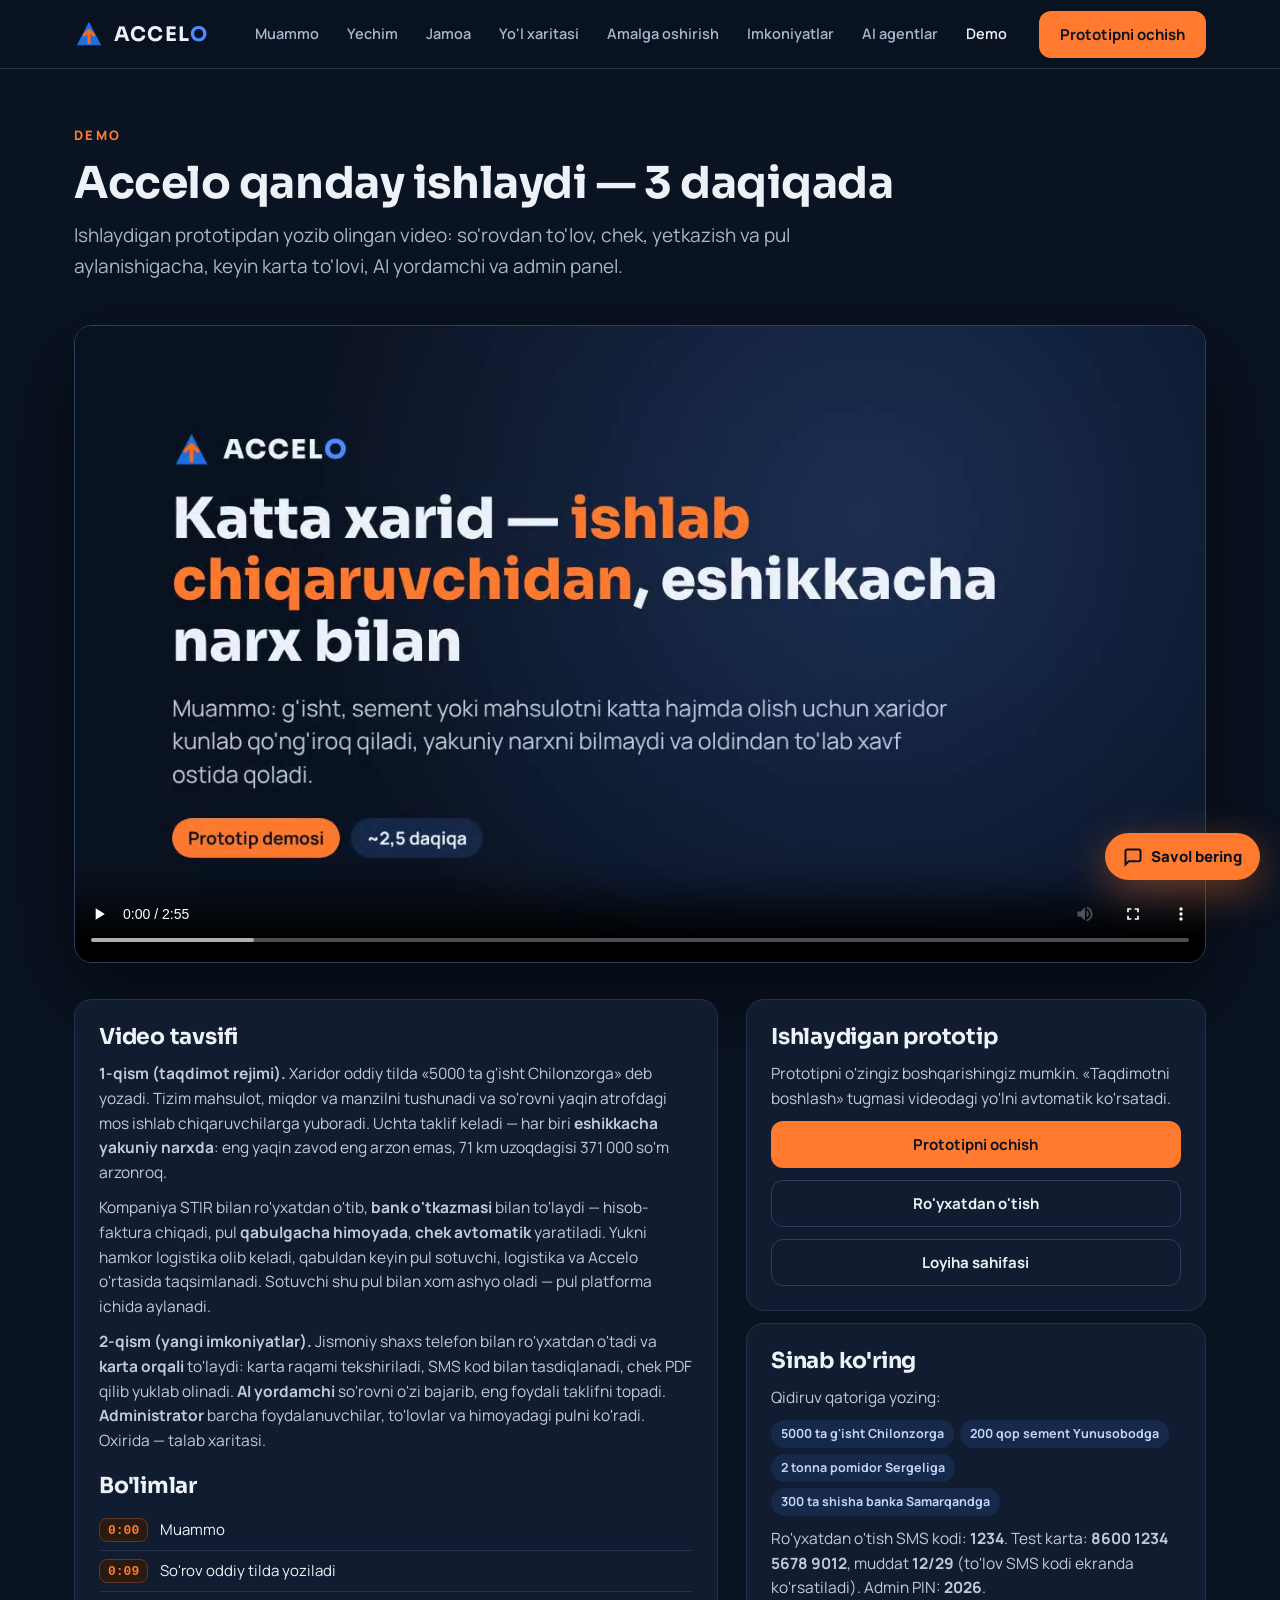
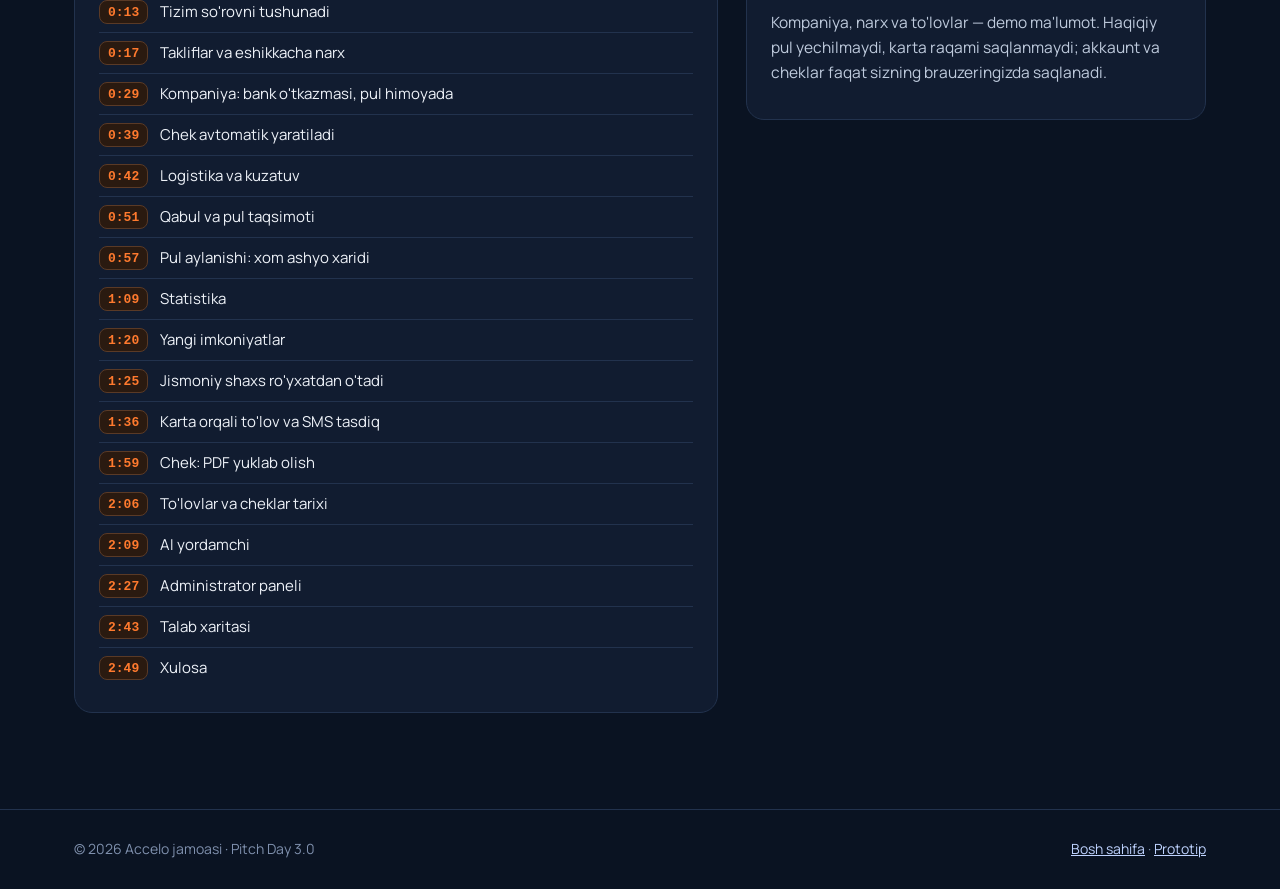
<file: demo/index.html>
<!doctype html>
<html lang="uz">
<head>
<meta charset="utf-8">
<meta name="viewport" content="width=device-width, initial-scale=1">
<title>Accelo — Demo</title>
<meta name="description" content="Accelo demo-videosi, tavsifi va ishlaydigan prototip havolasi.">
<link rel="icon" href="../assets/favicon.svg" type="image/svg+xml">
<link rel="preconnect" href="https://fonts.googleapis.com">
<link rel="preconnect" href="https://fonts.gstatic.com" crossorigin>
<link href="https://fonts.googleapis.com/css2?family=Manrope:wght@400;500;600;700;800&family=Sora:wght@600;700;800&display=swap" rel="stylesheet">
<link rel="stylesheet" href="../assets/style.css">
</head>
<body>

<header class="hdr">
  <div class="wrap">
    <a class="logo" href="../index.html" aria-label="Accelo bosh sahifa">
      <svg viewBox="0 0 32 32" aria-hidden="true"><path d="M16 3 3 28h26z" fill="#1E6FE0"/><path d="M16 25V12m0 0-5 5m5-5 5 5" stroke="#FF6A13" stroke-width="3.2" fill="none" stroke-linecap="round" stroke-linejoin="round"/></svg>
      <b>ACCEL<span>O</span></b>
    </a>
    <nav class="nav" id="nav" aria-label="Bo'limlar">
      <a href="../index.html#muammo">Muammo</a>
      <a href="../index.html#yechim">Yechim</a>
      <a href="../index.html#jamoa">Jamoa</a>
      <a href="../index.html#yol-xaritasi">Yo'l xaritasi</a>
      <a href="../index.html#reja">Amalga oshirish</a>
      <a href="../index.html#imkoniyatlar">Imkoniyatlar</a>
      <a href="../index.html#ai-agentlar">AI agentlar</a>
      <a href="index.html" aria-current="page" style="color:#EEF2F8">Demo</a>
      <a href="../prototype/index.html#/kirish" class="nav-login">Kirish</a>
    </nav>
    <a class="btn btn-or" href="../prototype/index.html">Prototipni ochish</a>
    <button class="menu-btn" id="menuBtn" aria-label="Menyu" aria-expanded="false" aria-controls="nav">☰</button>
  </div>
</header>

<main>
<section style="padding-top:56px">
  <div class="wrap">
    <div class="sec-h">
      <p class="eyebrow">Demo</p>
      <h2>Accelo qanday ishlaydi — 3 daqiqada</h2>
      <p class="lead">Ishlaydigan prototipdan yozib olingan video: so'rovdan to'lov, chek, yetkazish va pul aylanishigacha, keyin karta to'lovi, AI yordamchi va admin panel.</p>
    </div>

    <!-- 6.1 Demo-video -->
    <div class="player">
      <video id="vid" controls playsinline preload="metadata" poster="poster.jpg" width="1280" height="720">
        <source src="accelo-demo.mp4" type="video/mp4">
        <source src="accelo-demo.webm" type="video/webm">
        Brauzeringiz videoni qo'llab-quvvatlamaydi. <a href="accelo-demo.mp4">Videoni yuklab oling</a>.
      </video>
    </div>

    <div class="dgrid">
      <!-- 6.2 Tavsif -->
      <div class="box">
        <h2>Video tavsifi</h2>
        <p><b>1-qism (taqdimot rejimi).</b> Xaridor oddiy tilda «5000 ta g'isht Chilonzorga» deb yozadi. Tizim mahsulot, miqdor va manzilni tushunadi va so'rovni yaqin atrofdagi mos ishlab chiqaruvchilarga yuboradi. Uchta taklif keladi — har biri <b>eshikkacha yakuniy narxda</b>: eng yaqin zavod eng arzon emas, 71 km uzoqdagisi 371 000 so'm arzonroq.</p>
        <p>Kompaniya STIR bilan ro'yxatdan o'tib, <b>bank o'tkazmasi</b> bilan to'laydi — hisob-faktura chiqadi, pul <b>qabulgacha himoyada</b>, <b>chek avtomatik</b> yaratiladi. Yukni hamkor logistika olib keladi, qabuldan keyin pul sotuvchi, logistika va Accelo o'rtasida taqsimlanadi. Sotuvchi shu pul bilan xom ashyo oladi — pul platforma ichida aylanadi.</p>
        <p><b>2-qism (yangi imkoniyatlar).</b> Jismoniy shaxs telefon bilan ro'yxatdan o'tadi va <b>karta orqali</b> to'laydi: karta raqami tekshiriladi, SMS kod bilan tasdiqlanadi, chek PDF qilib yuklab olinadi. <b>AI yordamchi</b> so'rovni o'zi bajarib, eng foydali taklifni topadi. <b>Administrator</b> barcha foydalanuvchilar, to'lovlar va himoyadagi pulni ko'radi. Oxirida — talab xaritasi.</p>
        <h2 style="margin-top:20px">Bo'limlar</h2>
        <ul class="chap">
          <li><button data-t="0">0:00</button>Muammo</li>
          <li><button data-t="9">0:09</button>So'rov oddiy tilda yoziladi</li>
          <li><button data-t="13">0:13</button>Tizim so'rovni tushunadi</li>
          <li><button data-t="17">0:17</button>Takliflar va eshikkacha narx</li>
          <li><button data-t="29">0:29</button>Kompaniya: bank o'tkazmasi, pul himoyada</li>
          <li><button data-t="39">0:39</button>Chek avtomatik yaratiladi</li>
          <li><button data-t="42">0:42</button>Logistika va kuzatuv</li>
          <li><button data-t="51">0:51</button>Qabul va pul taqsimoti</li>
          <li><button data-t="57">0:57</button>Pul aylanishi: xom ashyo xaridi</li>
          <li><button data-t="69">1:09</button>Statistika</li>
          <li><button data-t="80">1:20</button>Yangi imkoniyatlar</li>
          <li><button data-t="85">1:25</button>Jismoniy shaxs ro'yxatdan o'tadi</li>
          <li><button data-t="96">1:36</button>Karta orqali to'lov va SMS tasdiq</li>
          <li><button data-t="119">1:59</button>Chek: PDF yuklab olish</li>
          <li><button data-t="126">2:06</button>To'lovlar va cheklar tarixi</li>
          <li><button data-t="129">2:09</button>AI yordamchi</li>
          <li><button data-t="147">2:27</button>Administrator paneli</li>
          <li><button data-t="163">2:43</button>Talab xaritasi</li>
          <li><button data-t="169">2:49</button>Xulosa</li>
        </ul>
      </div>

      <!-- 6.3 Prototip havolasi -->
      <div class="proto">
        <div class="box">
          <h2>Ishlaydigan prototip</h2>
          <p>Prototipni o'zingiz boshqarishingiz mumkin. «Taqdimotni boshlash» tugmasi videodagi yo'lni avtomatik ko'rsatadi.</p>
          <div class="proto">
            <a class="btn btn-or" href="../prototype/index.html">Prototipni ochish</a>
            <a class="btn btn-ghost" href="../prototype/index.html#/kirish">Ro'yxatdan o'tish</a>
            <a class="btn btn-ghost" href="../index.html">Loyiha sahifasi</a>
          </div>
        </div>
        <div class="box">
          <h2>Sinab ko'ring</h2>
          <p>Qidiruv qatoriga yozing:</p>
          <div class="tags" style="margin-bottom:10px"><span class="tag">5000 ta g'isht Chilonzorga</span><span class="tag">200 qop sement Yunusobodga</span><span class="tag">2 tonna pomidor Sergeliga</span><span class="tag">300 ta shisha banka Samarqandga</span></div>
          <p class="hint">Ro'yxatdan o'tish SMS kodi: <b>1234</b>. Test karta: <b>8600 1234 5678 9012</b>, muddat <b>12/29</b> (to'lov SMS kodi ekranda ko'rsatiladi). Admin PIN: <b>2026</b>.</p>
          <p class="hint">Kompaniya, narx va to'lovlar — demo ma'lumot. Haqiqiy pul yechilmaydi, karta raqami saqlanmaydi; akkaunt va cheklar faqat sizning brauzeringizda saqlanadi.</p>
        </div>
      </div>
    </div>
  </div>
</section>
</main>

<footer>
  <div class="wrap">
    <p>© 2026 Accelo jamoasi · Pitch Day 3.0</p>
    <p><a href="../index.html">Bosh sahifa</a> · <a href="../prototype/index.html">Prototip</a></p>
  </div>
</footer>

<script src="../assets/bot.js" defer></script>
<script src="../assets/reveal.js" defer></script>
<script>
(function(){
  var b=document.getElementById('menuBtn'), n=document.getElementById('nav');
  b.addEventListener('click',function(){var o=n.classList.toggle('open');b.setAttribute('aria-expanded',o?'true':'false');});
  var v=document.getElementById('vid');
  document.querySelectorAll('.chap button').forEach(function(btn){
    btn.addEventListener('click',function(){
      var t=+btn.getAttribute('data-t');
      try{ v.currentTime=t; var p=v.play(); if(p&&p.catch)p.catch(function(){}); }catch(e){}
      v.scrollIntoView({behavior:'smooth',block:'center'});
    });
  });
})();
</script>
</body>
</html>
</file>
<file: assets/style.css>
:root{
  --bg:#0A1322; --bg2:#0E1A2E; --card:#111C30; --line:#22324D; --line2:#2C3F60;
  --tx:#EEF2F8; --mut:#A8B6CC; --mut2:#7F90AD;
  --or:#FF7A2E; --or2:#FFB48A; --blue:#4C8DFF; --blue2:#BFD3FF; --green:#2FC874; --green2:#9FDDBA;
  --light:#F4F6FA; --ink:#0E1A33; --ink2:#4A5878;
  --r:20px; --max:1180px;
}
*{box-sizing:border-box}
html{scroll-behavior:smooth;scroll-padding-top:84px}
body{margin:0;background:var(--bg);color:var(--tx);font:16px/1.6 Manrope,system-ui,-apple-system,"Segoe UI",Arial,sans-serif;-webkit-font-smoothing:antialiased;overflow-x:hidden}
img,video{max-width:100%;height:auto;display:block}
a{color:var(--blue2)}
h1,h2,h3{font-family:Sora,Manrope,Arial,sans-serif;line-height:1.15;margin:0;letter-spacing:-.01em}
p{margin:0}
.wrap{max-width:var(--max);margin:0 auto;padding:0 24px}
.eyebrow{font-size:13px;font-weight:800;letter-spacing:.18em;text-transform:uppercase;color:var(--or)}
.lead{font-size:19px;color:var(--mut);max-width:720px}
section{padding:96px 0}
.sec-h{display:flex;flex-direction:column;gap:12px;margin-bottom:44px}
.sec-h h2{font-size:clamp(28px,4vw,44px)}

/* header */
.hdr{position:sticky;top:0;z-index:50;background:rgba(10,19,34,.86);backdrop-filter:blur(12px);border-bottom:1px solid var(--line)}
.hdr .wrap{display:flex;align-items:center;gap:20px;height:68px}
.logo{display:flex;align-items:center;gap:10px;font:800 20px Sora,Arial;letter-spacing:.06em;color:var(--tx);text-decoration:none}
.logo svg{width:30px;height:30px}
.logo span{color:var(--blue)}
.nav{display:flex;gap:4px;margin-left:auto}
.nav a{color:var(--mut);text-decoration:none;font-weight:600;font-size:14.5px;padding:8px 12px;border-radius:10px}
.nav a:hover{color:var(--tx);background:var(--card)}
.btn{display:inline-flex;align-items:center;justify-content:center;gap:8px;font:700 15px Manrope,Arial;padding:12px 20px;border-radius:12px;text-decoration:none;border:1px solid transparent;cursor:pointer;transition:transform .15s,background .15s}
.btn:hover{transform:translateY(-1px)}
.btn-or{background:var(--or);color:#0A1322}
.btn-or:hover{background:#FF8C49}
.btn-ghost{background:var(--card);color:var(--tx);border-color:var(--line2)}
.btn-ghost:hover{background:#17294A}
.btn svg{width:18px;height:18px}
.menu-btn{display:none;margin-left:auto;background:none;border:1px solid var(--line2);color:var(--tx);border-radius:10px;padding:8px 10px;cursor:pointer}
@media (max-width:980px){
  .nav{display:none;position:absolute;top:68px;left:0;right:0;flex-direction:column;background:var(--bg2);border-bottom:1px solid var(--line);padding:10px 16px}
  .nav.open{display:flex}
  .menu-btn{display:block}
  .hdr .btn{display:none}
}

/* hero */
.hero{padding:72px 0 64px;background:radial-gradient(circle at 78% 20%,#1B2F55 0%,rgba(10,19,34,0) 55%)}
.hero .wrap{display:grid;grid-template-columns:1.05fr 1fr;gap:48px;align-items:center}
.hero h1{font-size:clamp(34px,5.2vw,60px);font-weight:800}
.hero h1 em{font-style:normal;color:var(--or)}
.hero .lead{margin:20px 0 28px}
.hero-btns{display:flex;gap:12px;flex-wrap:wrap}
.hero-img{border-radius:18px;border:1px solid var(--line2);box-shadow:0 30px 90px rgba(0,0,0,.5)}
.chips{display:flex;gap:8px;flex-wrap:wrap;margin-top:26px}
.chip{font-size:13px;font-weight:700;padding:6px 12px;border-radius:999px;background:#17294A;color:var(--blue2)}
@media (max-width:900px){.hero .wrap{grid-template-columns:1fr}}

/* story */
.light{background:var(--light);color:var(--ink)}
.light .lead{color:var(--ink2)}
.light .eyebrow{color:#C24A06}
.timeline{display:grid;grid-template-columns:repeat(5,minmax(0,1fr));gap:16px;position:relative}
.timeline::before{content:"";position:absolute;left:0;right:0;top:11px;height:3px;background:linear-gradient(90deg,#C9D3E3,var(--or))}
.tl{position:relative;padding-top:38px}
.tl::before{content:"";position:absolute;top:0;left:0;width:24px;height:24px;border-radius:50%;background:var(--c,#C9D3E3);border:5px solid var(--light)}
.tl-card{background:#fff;border:1px solid #DCE3EE;border-radius:16px;padding:18px}
.tl-card.hot{background:#FFF4EC;border:2px solid var(--or)}
.tl-day{font-size:13px;font-weight:800;color:var(--ink2)}
.tl-card h3{font-size:19px;margin:4px 0 6px}
.tl-card p{font-size:15px;color:var(--ink2)}
.note{display:flex;gap:14px;align-items:center;background:var(--ink);color:var(--tx);border-radius:16px;padding:18px 22px;margin-top:28px;font-size:17px}
@media (max-width:900px){.timeline{grid-template-columns:1fr}.timeline::before{left:11px;right:auto;top:0;bottom:0;width:3px;height:auto}.tl{padding:0 0 0 40px}}

/* problems grid */
.side-lbl{font-size:13px;font-weight:800;letter-spacing:.14em;text-transform:uppercase;color:var(--mut);margin:0 0 12px}
.pgrid{display:grid;grid-template-columns:repeat(4,minmax(0,1fr));gap:14px;margin-bottom:28px}
.pcard{background:var(--card);border:1px solid var(--line);border-radius:16px;padding:20px}
.pcard .n{font:800 30px Sora,Arial;color:var(--or)}
.pcard h3{font-size:18px;margin:6px 0}
.pcard p{font-size:14.5px;color:var(--mut)}
.pcard.res{background:var(--or);border:0;color:#0A1322;display:flex;flex-direction:column;justify-content:center}
.pcard.res p{color:#0A1322;font-weight:800;font-size:12px;letter-spacing:.14em;text-transform:uppercase}
.pcard.res h3{font-size:20px}
@media (max-width:900px){.pgrid{grid-template-columns:repeat(2,minmax(0,1fr))}}
@media (max-width:520px){.pgrid{grid-template-columns:1fr}}

/* pairs */
.pair{display:grid;grid-template-columns:360px minmax(0,1fr);gap:28px;align-items:start;padding:28px 0;border-top:1px solid var(--line)}
.pair:first-of-type{border-top:0}
.prob{background:var(--light);color:var(--ink);border-radius:var(--r);padding:26px;display:flex;flex-direction:column;gap:12px}
.prob .top{display:flex;gap:14px;align-items:center}
.prob .big{font:800 46px/1 Sora,Arial;color:#E8600F}
.prob .k{font-size:12px;font-weight:800;letter-spacing:.16em;text-transform:uppercase;color:#C24A06}
.prob .s{font-size:13.5px;font-weight:600;color:var(--ink2)}
.prob h3{font-size:22px}
.prob ul{margin:0;padding-left:20px;color:var(--ink2);font-size:15.5px}
.prob li{margin:3px 0}
.prob .res{margin-top:auto;background:#FFE9DC;border-left:5px solid var(--or);border-radius:10px;padding:12px 14px;font-weight:700;font-size:15px}
.sol{display:flex;flex-direction:column;gap:12px;min-width:0}
.sol .k{display:flex;align-items:center;gap:8px;font-size:12px;font-weight:800;letter-spacing:.16em;text-transform:uppercase;color:var(--blue)}
.sol .k svg{width:18px;height:18px}
.sol h3{font-size:clamp(22px,2.6vw,30px)}
.sol>p{color:#BFCBDD;font-size:16.5px;max-width:720px}
.shots{display:flex;gap:14px;align-items:flex-start;flex-wrap:wrap;margin-top:6px}
.shots img{border-radius:12px;border:1px solid var(--line2);background:var(--card)}
.facts{display:flex;flex-direction:column;gap:10px;flex:1;min-width:200px}
.fact{background:var(--card);border:1px solid var(--line);border-radius:14px;padding:14px 16px}
.fact b{display:block;font:700 22px Sora,Arial;color:var(--tx)}
.fact span{font-size:14px;color:var(--mut)}
.fact.or{background:#2A1A10;border:2px solid var(--or)}
.fact.or span{color:var(--or2)}
.fact.gr{background:#0F2A22;border-color:var(--green)}
.fact.gr b{color:var(--green)}
.fact.gr span{color:var(--green2)}
@media (max-width:900px){.pair{grid-template-columns:1fr}}

/* hub */
.hub{display:grid;grid-template-columns:1fr auto 1fr auto 1fr;gap:12px;align-items:center;margin-top:8px}
.node{background:var(--card);border:2px solid var(--blue);border-radius:18px;padding:18px;text-align:center}
.node h3{font-size:19px}
.node p{font-size:14px;color:var(--mut)}
.node.acc{background:var(--or);border:0;color:#0A1322;box-shadow:0 20px 60px rgba(255,122,46,.3)}
.node.acc h3{font-size:28px}
.node.acc p{color:#0A1322;font-weight:700}
.arrow{color:var(--blue);font-weight:800;text-align:center;font-size:13px}
.arrow i{display:block;font-style:normal;font-size:24px;line-height:1}
.hub2{display:grid;grid-template-columns:1fr 1fr;gap:12px;margin-top:12px}
.node.gr{border-color:var(--green);background:#0F2A22}
.node.gr p{color:var(--green2)}
@media (max-width:820px){.hub{grid-template-columns:1fr}.arrow i{transform:rotate(90deg)}.hub2{grid-template-columns:1fr}}

/* compare table */
.tbl{width:100%;border-collapse:separate;border-spacing:0;background:#fff;border:1px solid #DCE3EE;border-radius:16px;overflow:hidden;font-size:15.5px}
.tbl th,.tbl td{padding:13px 16px;text-align:left;border-bottom:1px solid #E4E9F1;vertical-align:top}
.tbl tr:last-child td{border-bottom:0}
.tbl th{background:#EEF2F8;font-size:13px;letter-spacing:.08em;text-transform:uppercase}
.tbl td:nth-child(2){color:#6A7590}
.tbl td:nth-child(3){color:#14408F;font-weight:700}
.tbl-wrap{overflow-x:auto}

/* team */
.tgrid{display:grid;grid-template-columns:repeat(3,minmax(0,1fr));gap:18px}
.tcard{background:var(--card);border:1px solid var(--line);border-radius:var(--r);padding:24px;display:flex;flex-direction:column;gap:12px}
.ava{width:64px;height:64px;border-radius:50%;display:grid;place-items:center;font:800 22px Sora,Arial;background:#17294A;color:var(--blue2)}
.tcard .role{font-size:12px;font-weight:800;letter-spacing:.16em;text-transform:uppercase;color:var(--or)}
.tcard h3{font-size:21px}
.tcard p{font-size:15px;color:var(--mut)}
.tags{display:flex;gap:6px;flex-wrap:wrap}
.tag{font-size:12.5px;font-weight:700;padding:4px 10px;border-radius:999px;background:#17294A;color:var(--blue2)}
.links{display:flex;gap:12px;flex-wrap:wrap;font-size:14px;margin-top:auto}
.ph{color:var(--or2);font-weight:700}
@media (max-width:900px){.tgrid{grid-template-columns:1fr}}

/* why */
.wgrid{display:grid;grid-template-columns:repeat(2,minmax(0,1fr));gap:16px}
.wcard{display:flex;gap:16px;background:#fff;border:1px solid #DCE3EE;border-radius:18px;padding:22px}
.wcard .ic{flex:none;width:46px;height:46px;border-radius:12px;display:grid;place-items:center;background:#E7EEFB;color:#1E5FC4}
.wcard .ic svg{width:24px;height:24px}
.wcard h3{font-size:19px;margin-bottom:4px}
.wcard p{font-size:15px;color:var(--ink2)}
@media (max-width:820px){.wgrid{grid-template-columns:1fr}}

/* roadmap */
.road{display:grid;grid-template-columns:repeat(4,minmax(0,1fr));gap:14px}
.stage{background:var(--card);border:1px solid var(--line);border-radius:18px;padding:22px;position:relative}
.stage .st{display:inline-flex;align-items:center;gap:6px;font-size:12px;font-weight:800;letter-spacing:.1em;text-transform:uppercase;padding:4px 10px;border-radius:999px;background:#17294A;color:var(--mut)}
.stage.done .st{background:#0F2A22;color:var(--green)}
.stage.now{border:2px solid var(--or);background:#1A1712}
.stage.now .st{background:var(--or);color:#0A1322}
.stage h3{font-size:24px;margin:12px 0 4px}
.stage .when{font-size:13.5px;color:var(--or2);font-weight:700;margin-bottom:10px}
.stage ul{margin:0;padding-left:18px;color:var(--mut);font-size:14.5px}
@media (max-width:900px){.road{grid-template-columns:repeat(2,minmax(0,1fr))}}
@media (max-width:520px){.road{grid-template-columns:1fr}}

/* plan */
.steps{display:grid;grid-template-columns:repeat(4,minmax(0,1fr));gap:14px;margin-bottom:40px}
.step{background:var(--card);border:1px solid var(--line);border-radius:16px;padding:20px}
.step .n{font:800 28px Sora,Arial;color:var(--blue)}
.step h3{font-size:18px;margin:6px 0}
.step p{font-size:14.5px;color:var(--mut)}
.tech{display:grid;grid-template-columns:repeat(3,minmax(0,1fr));gap:14px}
.tech .t{background:var(--bg2);border:1px solid var(--line);border-radius:16px;padding:18px}
.tech .t h3{font-size:15px;color:var(--mut);font-family:Manrope,Arial;font-weight:800;letter-spacing:.08em;text-transform:uppercase;margin-bottom:8px}
.tech .t p{font-size:15px}
.tech .t small{display:block;color:var(--mut2);font-size:13px;margin-top:6px}
.ai{margin-top:28px;background:linear-gradient(135deg,#17294A,#111C30);border:1px solid var(--line2);border-radius:20px;padding:24px}
.ai h3{font-size:22px;margin-bottom:12px}
.ai ul{margin:0;padding-left:20px;color:#BFCBDD}
.ai li{margin:6px 0}
@media (max-width:900px){.steps{grid-template-columns:repeat(2,minmax(0,1fr))}.tech{grid-template-columns:1fr}}
@media (max-width:520px){.steps{grid-template-columns:1fr}}

/* cta + footer */
.cta{background:radial-gradient(circle at 70% 40%,#1B2F55 0%,var(--bg) 60%);text-align:center}
.cta h2{font-size:clamp(28px,4vw,46px);margin-bottom:14px}
.cta .lead{margin:0 auto 26px}
.cta .hero-btns{justify-content:center}
footer{border-top:1px solid var(--line);padding:28px 0;color:var(--mut2);font-size:14px}
footer .wrap{display:flex;justify-content:space-between;gap:16px;flex-wrap:wrap}

/* demo page */
.player{border-radius:18px;overflow:hidden;border:1px solid var(--line2);box-shadow:0 30px 90px rgba(0,0,0,.5);background:#000}
.player video{width:100%;height:auto}
.dgrid{display:grid;grid-template-columns:minmax(0,1.4fr) minmax(0,1fr);gap:28px;margin-top:36px}
.box{background:var(--card);border:1px solid var(--line);border-radius:18px;padding:24px}
.box h2{font-size:22px;margin-bottom:12px}
.box p{color:#BFCBDD;font-size:15.5px;margin-bottom:10px}
.chap{list-style:none;margin:0;padding:0}
.chap li{display:flex;gap:12px;padding:8px 0;border-bottom:1px solid var(--line);font-size:15px}
.chap li:last-child{border-bottom:0}
.chap button{flex:none;font:700 13px ui-monospace,Menlo,Consolas,monospace;color:var(--or);background:#2A1A10;border:1px solid #5A3A26;border-radius:8px;padding:3px 8px;cursor:pointer}
.chap button:hover{background:#3A2416}
.proto{display:flex;flex-direction:column;gap:12px}
.proto .btn{width:100%}
.hint{font-size:13.5px;color:var(--mut2)}
@media (max-width:900px){.dgrid{grid-template-columns:1fr}}

/* FAQ assistant */
.fab{position:fixed;right:20px;bottom:20px;z-index:60;display:flex;align-items:center;gap:8px;background:var(--or);color:#0A1322;border:0;border-radius:999px;padding:13px 18px;font:800 15px Manrope,Arial;cursor:pointer;box-shadow:0 12px 40px rgba(255,122,46,.4)}
.fab svg{width:20px;height:20px}
.chat{position:fixed;right:20px;bottom:84px;z-index:61;width:min(380px,calc(100vw - 32px));max-height:min(560px,calc(100vh - 120px));display:none;flex-direction:column;background:var(--bg2);border:1px solid var(--line2);border-radius:18px;box-shadow:0 30px 90px rgba(0,0,0,.6);overflow:hidden}
.chat.open{display:flex}
.chat-h{display:flex;align-items:center;justify-content:space-between;padding:14px 16px;border-bottom:1px solid var(--line)}
.chat-h b{font-size:15px}
.chat-h small{display:block;color:var(--mut2);font-size:12px}
.chat-h button{background:none;border:0;color:var(--mut);font-size:22px;cursor:pointer;line-height:1}
.chat-b{flex:1;overflow-y:auto;padding:14px;display:flex;flex-direction:column;gap:10px}
.msg{max-width:88%;padding:10px 13px;border-radius:14px;font-size:14.5px;line-height:1.5}
.msg.bot{background:var(--card);border:1px solid var(--line);align-self:flex-start}
.msg.me{background:#1E5FC4;color:#fff;align-self:flex-end}
.sugg{display:flex;gap:6px;flex-wrap:wrap;padding:0 14px 10px}
.sugg button{font:600 12.5px Manrope,Arial;color:var(--blue2);background:#17294A;border:1px solid var(--line2);border-radius:999px;padding:6px 10px;cursor:pointer}
.chat-f{display:flex;gap:8px;padding:12px;border-top:1px solid var(--line)}
.chat-f input{flex:1;min-width:0;background:var(--card);border:1px solid var(--line2);border-radius:10px;color:var(--tx);font:15px Manrope,Arial;padding:10px 12px}
.chat-f button{background:var(--or);border:0;border-radius:10px;color:#0A1322;font-weight:800;padding:0 14px;cursor:pointer}

/* v2: imkoniyatlar, rollar, AI agentlar, animatsiyalar */
.nav-login{display:none}
@media (max-width:980px){.nav .nav-login{display:block;color:var(--or)}}
.hdr .hdr-login{margin-left:0}
.fgrid{display:grid;grid-template-columns:repeat(3,minmax(0,1fr));gap:18px}
.feat{background:var(--card);border:1px solid var(--line);border-radius:18px;overflow:hidden;display:flex;flex-direction:column;transition:transform .25s,border-color .25s,box-shadow .25s}
.feat:hover{transform:translateY(-4px);border-color:var(--line2);box-shadow:0 18px 50px rgba(0,0,0,.35)}
.feat img{width:100%;aspect-ratio:16/10;object-fit:cover;object-position:top;border-bottom:1px solid var(--line);background:#0E1A2E}
.feat>div{padding:18px 20px 22px;display:flex;flex-direction:column;gap:6px}
.fk{font-size:12px;font-weight:800;letter-spacing:.14em;text-transform:uppercase;color:var(--or)}
.feat h3{font-size:19px}
.feat p:not(.fk){font-size:14.5px;color:var(--mut)}
@media (max-width:980px){.fgrid{grid-template-columns:repeat(2,minmax(0,1fr))}}
@media (max-width:620px){.fgrid{grid-template-columns:1fr}}
.tbl.dark{background:var(--card);border-color:var(--line);color:var(--tx);min-width:720px}
.tbl.dark th{background:#17294A;color:var(--blue2)}
.tbl.dark td{border-bottom-color:var(--line);color:#BFCBDD;font-weight:600}
.tbl.dark td:nth-child(2),.tbl.dark td:nth-child(3){color:#BFCBDD;font-weight:600}
.tbl.dark td:first-child{color:var(--tx)}
.agents-sec{background:radial-gradient(circle at 20% 10%,#1F2A5A 0%,rgba(10,19,34,0) 50%),radial-gradient(circle at 90% 90%,#2A1A3F 0%,rgba(10,19,34,0) 45%)}
.agrid{display:grid;grid-template-columns:repeat(4,minmax(0,1fr));gap:14px}
.agent{background:rgba(17,28,48,.85);border:1px solid var(--line);border-radius:18px;padding:20px;display:flex;flex-direction:column;gap:6px;transition:transform .25s,border-color .25s}
.agent:hover{transform:translateY(-4px);border-color:#4C5FD6}
.agent .ai-ic{width:46px;height:46px;border-radius:14px;display:grid;place-items:center;font-size:24px;background:linear-gradient(135deg,#1E3A8A,#5B21B6);margin-bottom:6px}
.agent .when{font-size:12px;font-weight:800;color:var(--or2);letter-spacing:.06em}
.agent h3{font-size:18px}
.agent p:not(.when){font-size:14px;color:var(--mut)}
.agent.hl{border:2px solid var(--or);background:#1A1712}
@media (max-width:980px){.agrid{grid-template-columns:repeat(2,minmax(0,1fr))}}
@media (max-width:520px){.agrid{grid-template-columns:1fr}}
/* scroll animatsiyalari */
.rv{opacity:0;transform:translateY(28px);transition:opacity .7s ease,transform .7s cubic-bezier(.2,.8,.2,1)}
.rv.in{opacity:1;transform:none}
.hero h1,.hero .lead,.hero-btns,.hero .chips,.hero-img{animation:hin .9s cubic-bezier(.2,.8,.2,1) both}
.hero .lead{animation-delay:.12s}.hero-btns{animation-delay:.22s}.hero .chips{animation-delay:.3s}.hero-img{animation-delay:.18s}
@keyframes hin{from{opacity:0;transform:translateY(24px)}to{opacity:1;transform:none}}
.hero-img{animation-name:hinimg}
@keyframes hinimg{from{opacity:0;transform:translateY(24px) scale(.97) rotate(-1deg)}to{opacity:1;transform:none}}
.node.acc{animation:pulse 2.6s ease-in-out infinite}
@keyframes pulse{0%,100%{box-shadow:0 20px 60px rgba(255,122,46,.3)}50%{box-shadow:0 20px 80px rgba(255,122,46,.6)}}
@media (prefers-reduced-motion:reduce){.rv{opacity:1;transform:none;transition:none}.hero *,.node.acc{animation:none!important}}
</file>
